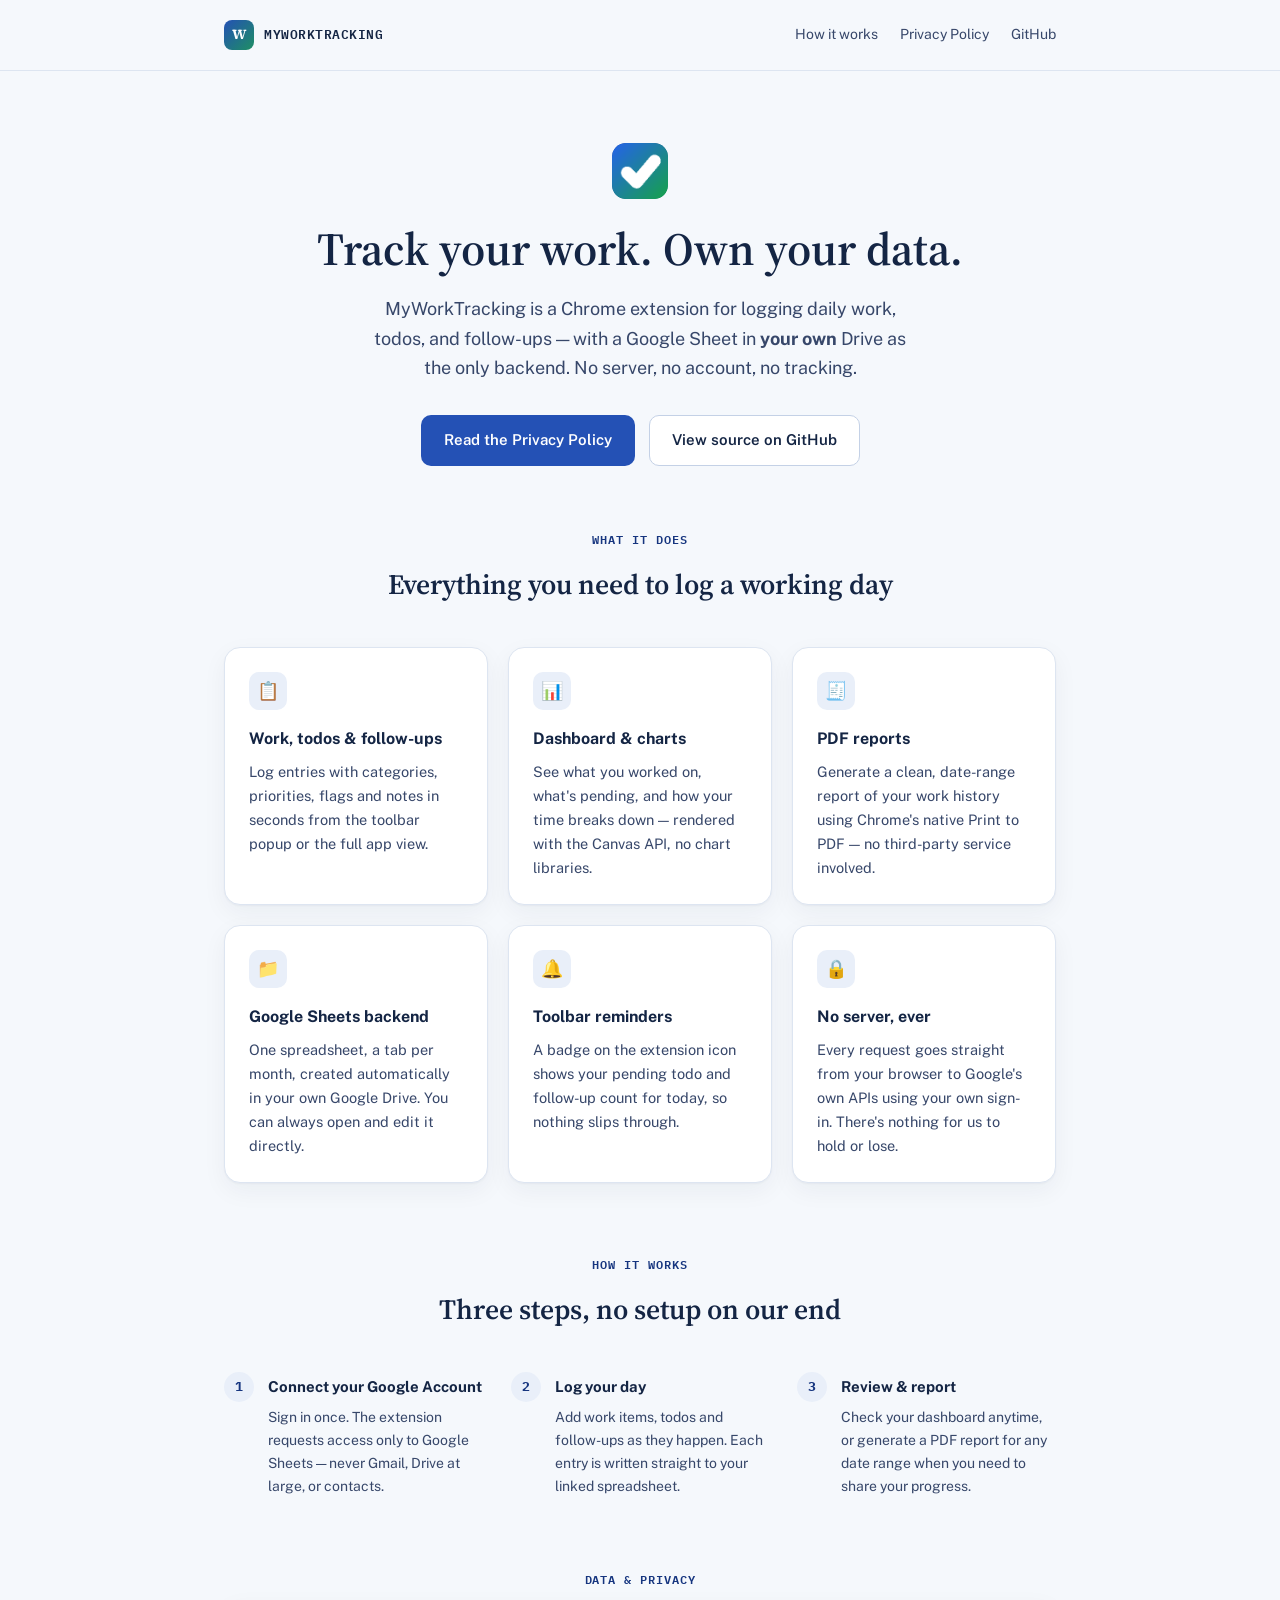
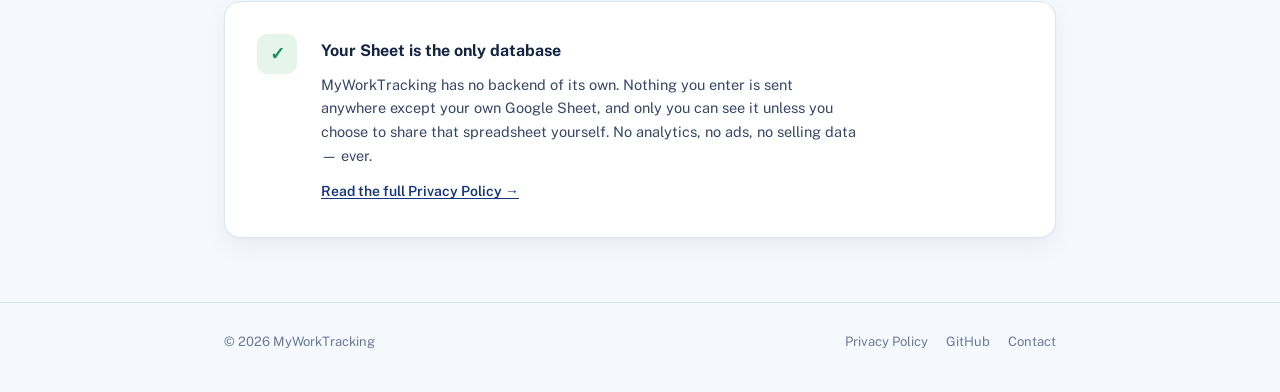
<file: index.html>
<!doctype html>
<html lang="en">
<head>
<meta charset="utf-8" />
<meta name="viewport" content="width=device-width, initial-scale=1" />
<meta name="google-site-verification" content="9fuoEKCbaqhwOqFNE8H9eAt7kYR3Z2z0B6Z9XbC_SI4" />
<title>MyWorkTracking — Daily work, todos &amp; reports, backed by your own Google Sheet</title>
<meta name="description" content="MyWorkTracking is a Chrome extension for logging daily work, todos and follow-ups, and generating PDF reports — with a Google Sheet you own as the only backend. No server, no tracking." />
<link rel="icon" href="icons/icon32.png" />
<link rel="preconnect" href="https://fonts.googleapis.com">
<link rel="preconnect" href="https://fonts.gstatic.com" crossorigin>
<link href="https://fonts.googleapis.com/css2?family=Source+Serif+4:opsz,wght@8..60,500;8..60,600;8..60,700&family=Public+Sans:wght@400;500;600;700&family=IBM+Plex+Mono:wght@500;600&display=swap" rel="stylesheet">
<style>
  :root {
    --paper: #f5f8fc;
    --surface: #ffffff;
    --ink: #142544;
    --text: #37476a;
    --text-muted: #6b7999;
    --line: #dde5f1;
    --line-strong: #c4d1e6;
    --accent-blue: #2451b5;
    --accent-blue-ink: #16357f;
    --accent-blue-soft: #e9eff9;
    --accent-green: #1e8f63;
    --accent-green-soft: #e5f5ec;
    --shadow: 0 1px 2px rgba(20, 37, 68, 0.04), 0 8px 24px rgba(20, 37, 68, 0.05);

    --font-display: "Source Serif 4", Georgia, "Times New Roman", serif;
    --font-body: "Public Sans", -apple-system, BlinkMacSystemFont, "Segoe UI", Roboto, sans-serif;
    --font-mono: "IBM Plex Mono", ui-monospace, "SF Mono", Menlo, monospace;
  }

  @media (prefers-color-scheme: dark) {
    :root:not([data-theme="light"]) {
      --paper: #0a1220;
      --surface: #101b2c;
      --ink: #eaf0fb;
      --text: #c1cee4;
      --text-muted: #8194b5;
      --line: #223250;
      --line-strong: #2d4066;
      --accent-blue: #6e9bf5;
      --accent-blue-ink: #a9c4ff;
      --accent-blue-soft: rgba(110, 155, 245, 0.13);
      --accent-green: #45cf94;
      --accent-green-soft: rgba(69, 207, 148, 0.13);
      --shadow: 0 1px 2px rgba(0, 0, 0, 0.2), 0 8px 24px rgba(0, 0, 0, 0.28);
    }
  }
  :root[data-theme="dark"] {
    --paper: #0a1220;
    --surface: #101b2c;
    --ink: #eaf0fb;
    --text: #c1cee4;
    --text-muted: #8194b5;
    --line: #223250;
    --line-strong: #2d4066;
    --accent-blue: #6e9bf5;
    --accent-blue-ink: #a9c4ff;
    --accent-blue-soft: rgba(110, 155, 245, 0.13);
    --accent-green: #45cf94;
    --accent-green-soft: rgba(69, 207, 148, 0.13);
    --shadow: 0 1px 2px rgba(0, 0, 0, 0.2), 0 8px 24px rgba(0, 0, 0, 0.28);
  }

  * { box-sizing: border-box; }
  html { -webkit-text-size-adjust: 100%; }
  body {
    margin: 0;
    background: var(--paper);
    color: var(--text);
    font-family: var(--font-body);
    font-size: 16px;
    line-height: 1.65;
    -webkit-font-smoothing: antialiased;
  }
  a { color: var(--accent-blue-ink); text-underline-offset: 2px; }
  a:focus-visible, button:focus-visible { outline: 2px solid var(--accent-blue); outline-offset: 2px; border-radius: 2px; }
  img { max-width: 100%; display: block; }

  .wrap { max-width: 880px; margin: 0 auto; padding: 0 24px; }

  /* ---------- Nav ---------- */
  nav.top {
    border-bottom: 1px solid var(--line);
  }
  nav.top .wrap {
    display: flex; align-items: center; justify-content: space-between;
    padding-top: 20px; padding-bottom: 20px;
  }
  .brand-row { display: flex; align-items: center; gap: 10px; text-decoration: none; }
  .brand-mark {
    width: 30px; height: 30px; border-radius: 8px; flex-shrink: 0;
    background: linear-gradient(135deg, var(--accent-blue), var(--accent-green));
    color: #fff; font-family: var(--font-display); font-weight: 700; font-size: 14px;
    display: flex; align-items: center; justify-content: center;
  }
  .brand-name { font-family: var(--font-mono); font-size: 13px; letter-spacing: 0.04em; color: var(--ink); font-weight: 600; }
  .nav-links { display: flex; gap: 22px; font-size: 14px; }
  .nav-links a { color: var(--text); text-decoration: none; }
  .nav-links a:hover { color: var(--accent-blue-ink); }

  /* ---------- Hero ---------- */
  header.hero { padding: 72px 0 56px; text-align: center; }
  header.hero .brand-mark { width: 56px; height: 56px; border-radius: 14px; font-size: 26px; margin: 0 auto 24px; }
  h1 {
    font-family: var(--font-display);
    font-weight: 600;
    font-size: clamp(32px, 5vw, 46px);
    line-height: 1.15;
    color: var(--ink);
    margin: 0 0 18px;
    text-wrap: balance;
  }
  .tagline {
    font-size: 18px; color: var(--text); max-width: 560px; margin: 0 auto 32px;
  }
  .cta-row { display: flex; gap: 14px; justify-content: center; flex-wrap: wrap; }
  .btn {
    display: inline-flex; align-items: center; gap: 8px;
    padding: 12px 22px; border-radius: 10px; font-size: 15px; font-weight: 600;
    text-decoration: none; border: 1px solid transparent;
  }
  .btn-primary { background: var(--accent-blue); color: #fff; }
  .btn-primary:hover { background: var(--accent-blue-ink); }
  .btn-secondary { background: var(--surface); color: var(--ink); border-color: var(--line-strong); }
  .btn-secondary:hover { border-color: var(--accent-blue); color: var(--accent-blue-ink); }

  /* ---------- Sections ---------- */
  section { padding: 8px 0 64px; }
  .section-label {
    font-family: var(--font-mono); font-size: 11.5px; font-weight: 600;
    text-transform: uppercase; letter-spacing: 0.08em; color: var(--accent-blue-ink);
    text-align: center; margin: 0 0 12px;
  }
  h2 {
    font-family: var(--font-display); font-weight: 600; font-size: 28px;
    color: var(--ink); text-align: center; margin: 0 0 40px; text-wrap: balance;
  }

  .grid { display: grid; grid-template-columns: repeat(3, 1fr); gap: 20px; }
  @media (max-width: 720px) { .grid { grid-template-columns: 1fr; } }
  .card {
    background: var(--surface); border: 1px solid var(--line); border-radius: 16px;
    box-shadow: var(--shadow); padding: 24px;
  }
  .card .icon {
    width: 38px; height: 38px; border-radius: 10px; background: var(--accent-blue-soft);
    display: flex; align-items: center; justify-content: center; margin-bottom: 16px;
    font-size: 18px;
  }
  .card h3 { font-family: var(--font-body); font-size: 16px; font-weight: 700; color: var(--ink); margin: 0 0 8px; }
  .card p { font-size: 14.5px; color: var(--text); margin: 0; }

  .steps { display: grid; grid-template-columns: repeat(3, 1fr); gap: 28px; counter-reset: step; }
  @media (max-width: 720px) { .steps { grid-template-columns: 1fr; } }
  .step { position: relative; padding-left: 44px; }
  .step::before {
    counter-increment: step; content: counter(step);
    position: absolute; left: 0; top: 0;
    width: 30px; height: 30px; border-radius: 50%;
    background: var(--accent-blue-soft); color: var(--accent-blue-ink);
    font-family: var(--font-mono); font-weight: 700; font-size: 13px;
    display: flex; align-items: center; justify-content: center;
  }
  .step h3 { font-size: 15px; font-weight: 700; color: var(--ink); margin: 3px 0 6px; }
  .step p { font-size: 14px; color: var(--text); margin: 0; }

  .trust {
    background: var(--surface); border: 1px solid var(--line); border-radius: 16px;
    box-shadow: var(--shadow); padding: 32px; display: flex; gap: 24px; align-items: flex-start;
    flex-wrap: wrap;
  }
  .trust .icon {
    width: 40px; height: 40px; border-radius: 10px; background: var(--accent-green-soft);
    color: var(--accent-green); flex-shrink: 0;
    display: flex; align-items: center; justify-content: center; font-size: 18px; font-weight: 700;
  }
  .trust-body { flex: 1; min-width: 240px; }
  .trust-body h3 { font-size: 16px; font-weight: 700; color: var(--ink); margin: 4px 0 8px; }
  .trust-body p { font-size: 14.5px; margin: 0 0 10px; max-width: 60ch; }
  .trust-body a { font-size: 14px; font-weight: 600; }

  footer {
    border-top: 1px solid var(--line);
    padding: 28px 0 40px;
  }
  footer .wrap {
    display: flex; justify-content: space-between; align-items: center; gap: 16px; flex-wrap: wrap;
    font-size: 13px; color: var(--text-muted);
  }
  footer .links { display: flex; gap: 18px; }
  footer a { color: var(--text-muted); text-decoration: none; }
  footer a:hover { color: var(--accent-blue-ink); }
</style>
</head>
<body>

  <nav class="top">
    <div class="wrap">
      <a class="brand-row" href="#top">
        <span class="brand-mark" aria-hidden="true">W</span>
        <span class="brand-name">MYWORKTRACKING</span>
      </a>
      <div class="nav-links">
        <a href="#how-it-works">How it works</a>
        <a href="legal/privacy-policy.html">Privacy Policy</a>
        <a href="https://github.com/ganeshm98/worktracker" target="_blank" rel="noopener">GitHub</a>
      </div>
    </div>
  </nav>

  <div id="top"></div>
  <header class="hero">
    <div class="wrap">
      <img class="brand-mark" src="icons/icon128.png" alt="" width="56" height="56" />
      <h1>Track your work. Own your data.</h1>
      <p class="tagline">MyWorkTracking is a Chrome extension for logging daily work, todos, and follow-ups — with a Google Sheet in <strong>your own</strong> Drive as the only backend. No server, no account, no tracking.</p>
      <div class="cta-row">
        <a class="btn btn-primary" href="legal/privacy-policy.html">Read the Privacy Policy</a>
        <a class="btn btn-secondary" href="https://github.com/ganeshm98/worktracker" target="_blank" rel="noopener">View source on GitHub</a>
      </div>
    </div>
  </header>

  <section aria-labelledby="features-label">
    <div class="wrap">
      <p class="section-label" id="features-label">What it does</p>
      <h2>Everything you need to log a working day</h2>
      <div class="grid">
        <div class="card">
          <div class="icon" aria-hidden="true">📋</div>
          <h3>Work, todos &amp; follow-ups</h3>
          <p>Log entries with categories, priorities, flags and notes in seconds from the toolbar popup or the full app view.</p>
        </div>
        <div class="card">
          <div class="icon" aria-hidden="true">📊</div>
          <h3>Dashboard &amp; charts</h3>
          <p>See what you worked on, what's pending, and how your time breaks down — rendered with the Canvas API, no chart libraries.</p>
        </div>
        <div class="card">
          <div class="icon" aria-hidden="true">🧾</div>
          <h3>PDF reports</h3>
          <p>Generate a clean, date-range report of your work history using Chrome's native Print to PDF — no third-party service involved.</p>
        </div>
        <div class="card">
          <div class="icon" aria-hidden="true">📁</div>
          <h3>Google Sheets backend</h3>
          <p>One spreadsheet, a tab per month, created automatically in your own Google Drive. You can always open and edit it directly.</p>
        </div>
        <div class="card">
          <div class="icon" aria-hidden="true">🔔</div>
          <h3>Toolbar reminders</h3>
          <p>A badge on the extension icon shows your pending todo and follow-up count for today, so nothing slips through.</p>
        </div>
        <div class="card">
          <div class="icon" aria-hidden="true">🔒</div>
          <h3>No server, ever</h3>
          <p>Every request goes straight from your browser to Google's own APIs using your own sign-in. There's nothing for us to hold or lose.</p>
        </div>
      </div>
    </div>
  </section>

  <section id="how-it-works" aria-labelledby="how-label">
    <div class="wrap">
      <p class="section-label" id="how-label">How it works</p>
      <h2>Three steps, no setup on our end</h2>
      <div class="steps">
        <div class="step">
          <h3>Connect your Google Account</h3>
          <p>Sign in once. The extension requests access only to Google Sheets — never Gmail, Drive at large, or contacts.</p>
        </div>
        <div class="step">
          <h3>Log your day</h3>
          <p>Add work items, todos and follow-ups as they happen. Each entry is written straight to your linked spreadsheet.</p>
        </div>
        <div class="step">
          <h3>Review &amp; report</h3>
          <p>Check your dashboard anytime, or generate a PDF report for any date range when you need to share your progress.</p>
        </div>
      </div>
    </div>
  </section>

  <section aria-labelledby="trust-label">
    <div class="wrap">
      <p class="section-label" id="trust-label">Data &amp; privacy</p>
      <div class="trust">
        <div class="icon" aria-hidden="true">✓</div>
        <div class="trust-body">
          <h3>Your Sheet is the only database</h3>
          <p>MyWorkTracking has no backend of its own. Nothing you enter is sent anywhere except your own Google Sheet, and only you can see it unless you choose to share that spreadsheet yourself. No analytics, no ads, no selling data — ever.</p>
          <a href="legal/privacy-policy.html">Read the full Privacy Policy →</a>
        </div>
      </div>
    </div>
  </section>

  <footer>
    <div class="wrap">
      <span>© 2026 MyWorkTracking</span>
      <div class="links">
        <a href="legal/privacy-policy.html">Privacy Policy</a>
        <a href="https://github.com/ganeshm98/worktracker" target="_blank" rel="noopener">GitHub</a>
        <a href="mailto:ganeshagaram98@gmail.com">Contact</a>
      </div>
    </div>
  </footer>

</body>
</html>
</file>
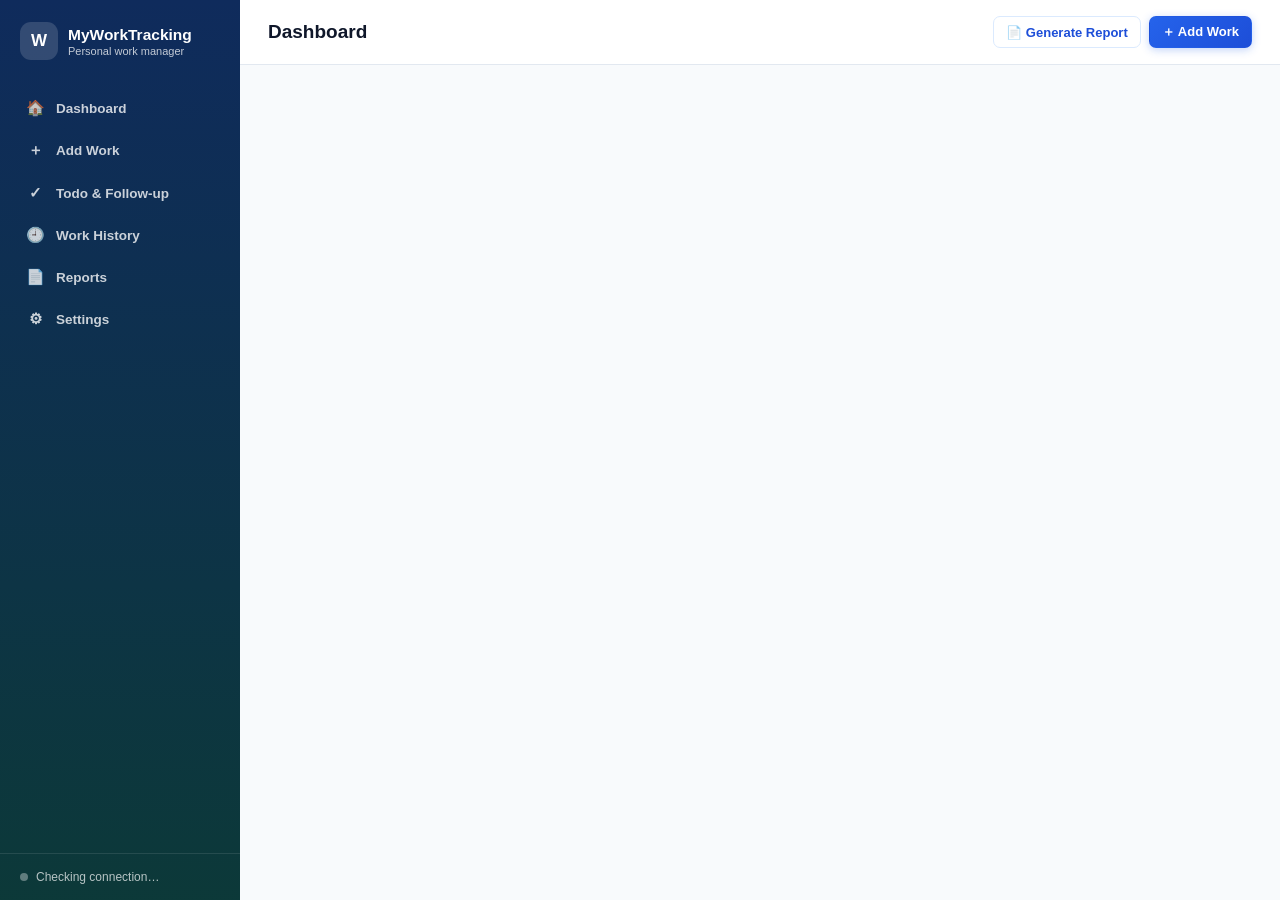
<file: app/app.html>
<!doctype html>
<html lang="en">
<head>
<meta charset="utf-8" />
<meta name="viewport" content="width=device-width, initial-scale=1" />
<title>MyWorkTracking</title>
<link rel="icon" href="../icons/icon32.png" />
<script src="../shared/theme-init.js"></script>
<link rel="stylesheet" href="../shared/theme.css" />
<link rel="stylesheet" href="../shared/report.css" />
<link rel="stylesheet" href="app.css" />
</head>
<body>
  <div class="shell">
    <aside class="sidebar" id="sidebar">
      <div class="sidebar-brand">
        <span class="brand-mark">W</span>
        <div>
          <h1>MyWorkTracking</h1>
          <p>Personal work manager</p>
        </div>
      </div>

      <nav class="nav" id="main-nav">
        <a href="#/dashboard" data-route="dashboard"><span class="nav-icon">🏠</span>Dashboard</a>
        <a href="#/add-work" data-route="add-work"><span class="nav-icon">＋</span>Add Work</a>
        <a href="#/todos" data-route="todos"><span class="nav-icon">✓</span>Todo &amp; Follow-up</a>
        <a href="#/history" data-route="history"><span class="nav-icon">🕘</span>Work History</a>
        <a href="#/reports" data-route="reports"><span class="nav-icon">📄</span>Reports</a>
        <a href="#/settings" data-route="settings"><span class="nav-icon">⚙</span>Settings</a>
      </nav>

      <button type="button" class="sidebar-footer" id="connection-status" title="Open Settings">
        <span class="conn-simple" id="conn-simple">
          <span class="conn-dot"></span>
          <span class="conn-text">Checking connection…</span>
        </span>
        <span class="conn-profile hidden" id="conn-profile">
          <img class="conn-avatar" id="conn-avatar" alt="" />
          <span class="conn-profile-text">
            <span class="conn-name" id="conn-name"></span>
            <span class="conn-email" id="conn-email"></span>
          </span>
        </span>
      </button>
    </aside>

    <div class="main-col">
      <header class="topbar">
        <button class="icon-btn mobile-nav-toggle" id="mobile-nav-toggle" aria-label="Menu">☰</button>
        <h2 id="view-title">Dashboard</h2>
        <div class="topbar-actions">
          <button class="icon-btn" id="theme-toggle" title="Theme" aria-label="Theme"></button>
          <button class="btn btn-secondary btn-sm" id="topbar-report">📄 Generate Report</button>
          <button class="btn btn-primary btn-sm" id="topbar-add">＋ Add Work</button>
        </div>
      </header>

      <main id="view-root" class="view-root" aria-live="polite"></main>
    </div>
  </div>

  <div id="toast-root"></div>
  <div id="modal-root"></div>
  <script type="module" src="app.js"></script>
</body>
</html>
</file>
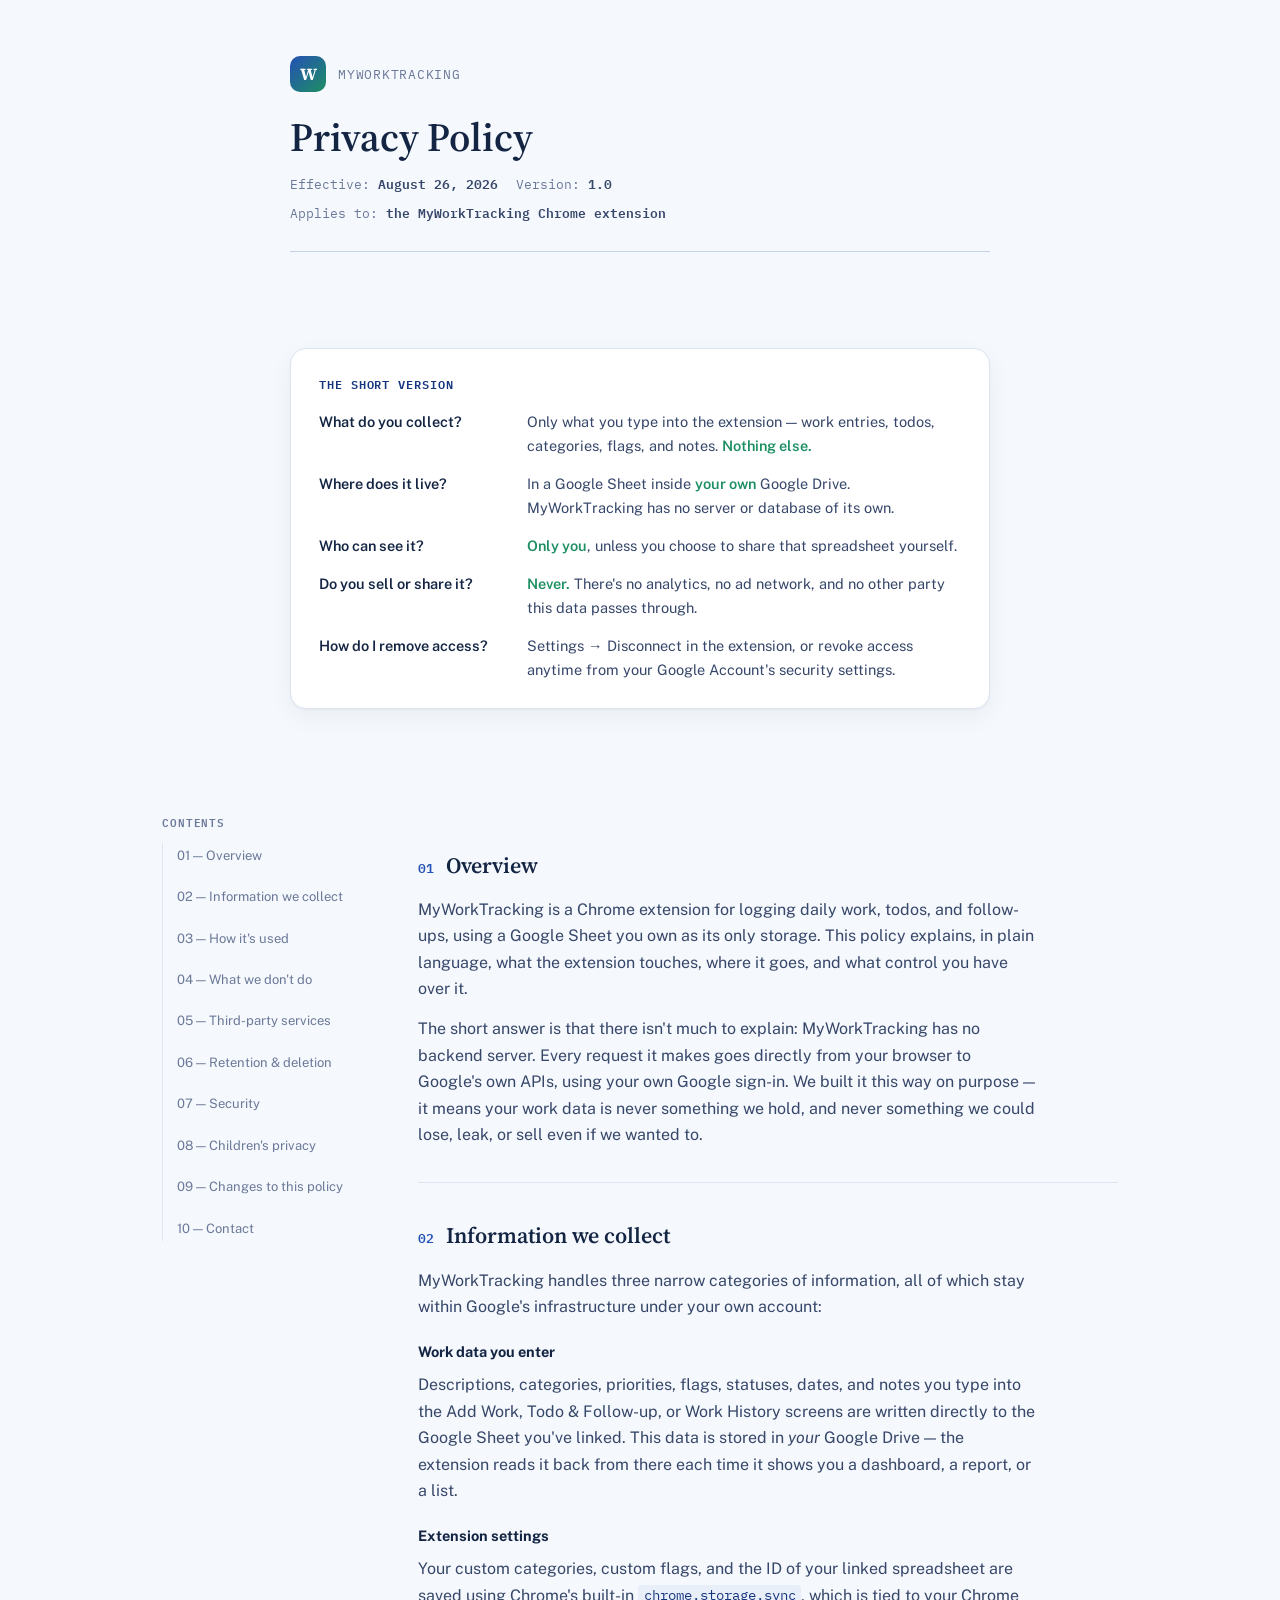
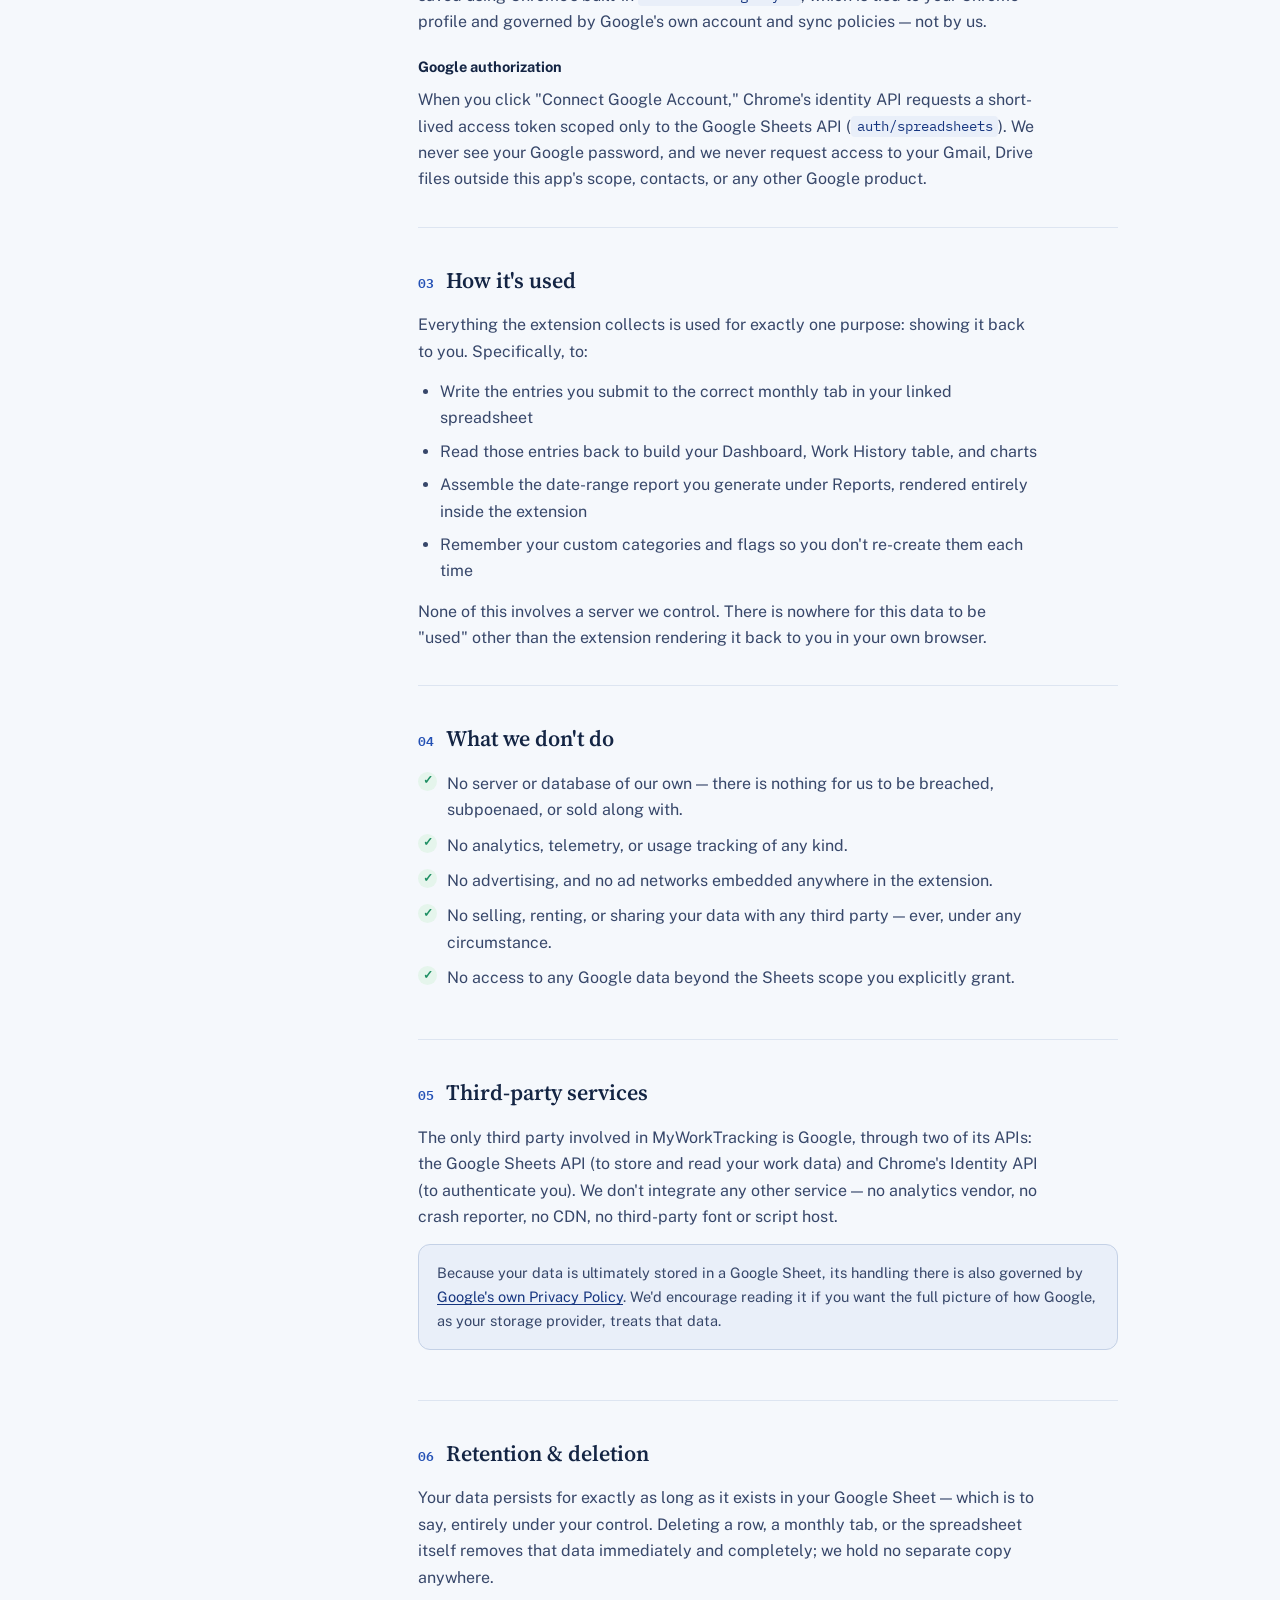
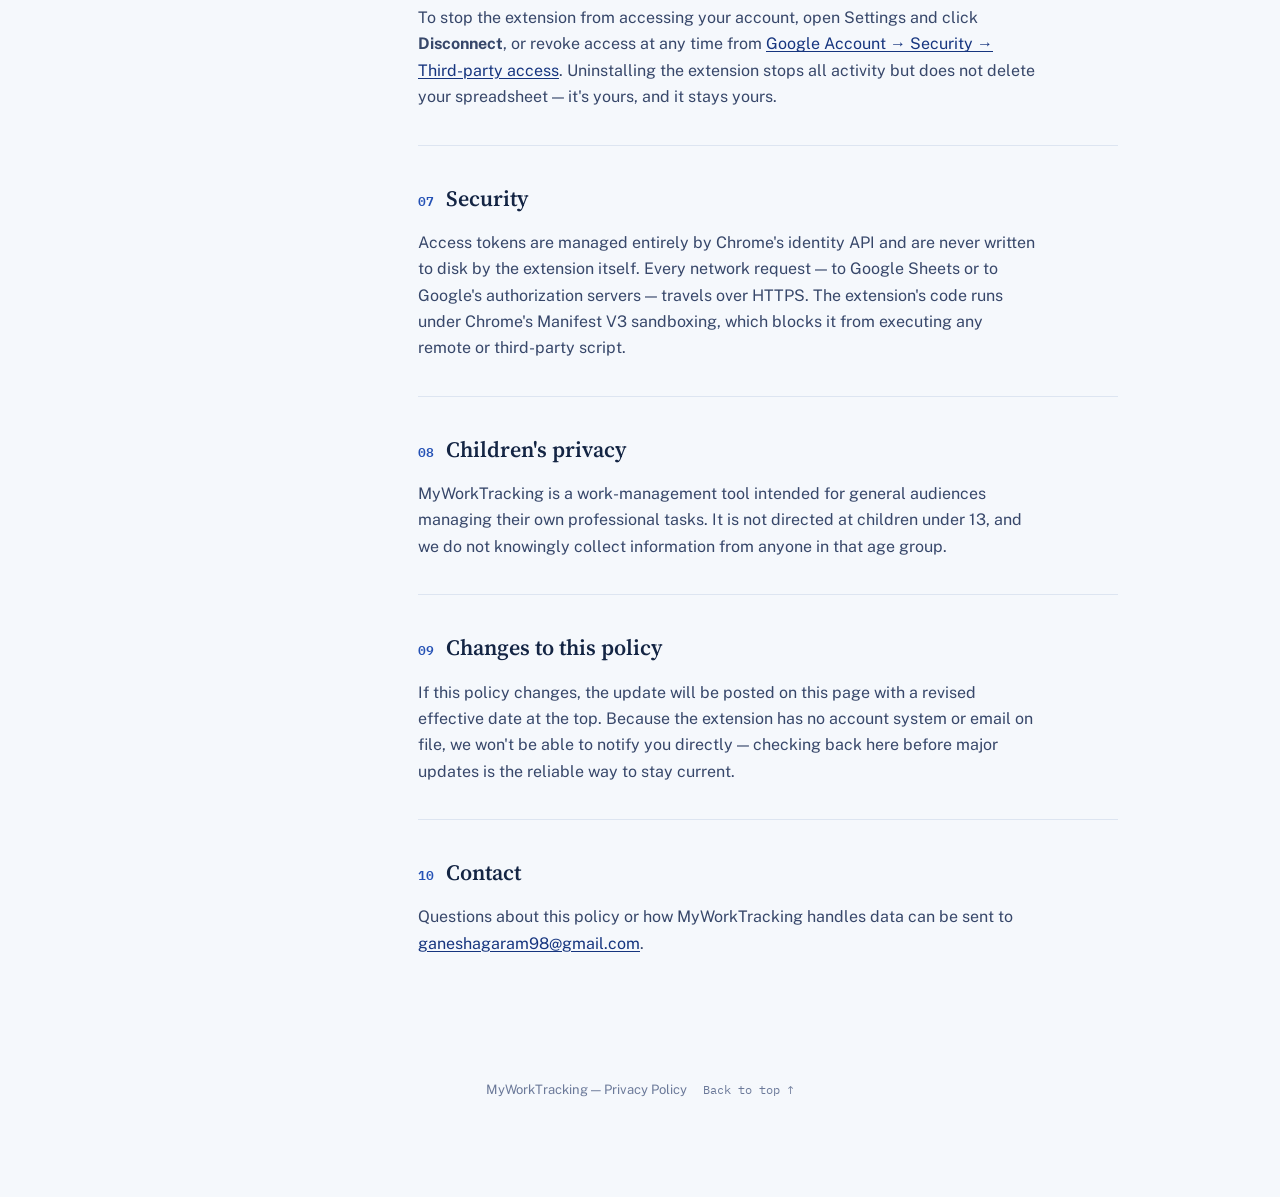
<file: legal/privacy-policy.html>
<!doctype html>
<html lang="en">
<head>
<meta charset="utf-8" />
<title>MyWorkTracking Privacy Policy</title>
<link rel="preconnect" href="https://fonts.googleapis.com">
<link rel="preconnect" href="https://fonts.gstatic.com" crossorigin>
<link href="https://fonts.googleapis.com/css2?family=Source+Serif+4:opsz,wght@8..60,500;8..60,600;8..60,700&family=Public+Sans:wght@400;500;600;700&family=IBM+Plex+Mono:wght@500;600&display=swap" rel="stylesheet">
<style>
  :root {
    --paper: #f5f8fc;
    --surface: #ffffff;
    --ink: #142544;
    --text: #37476a;
    --text-muted: #6b7999;
    --line: #dde5f1;
    --line-strong: #c4d1e6;
    --accent-blue: #2451b5;
    --accent-blue-ink: #16357f;
    --accent-blue-soft: #e9eff9;
    --accent-green: #1e8f63;
    --accent-green-soft: #e5f5ec;
    --shadow: 0 1px 2px rgba(20, 37, 68, 0.04), 0 8px 24px rgba(20, 37, 68, 0.05);

    --font-display: "Source Serif 4", Georgia, "Times New Roman", serif;
    --font-body: "Public Sans", -apple-system, BlinkMacSystemFont, "Segoe UI", Roboto, sans-serif;
    --font-mono: "IBM Plex Mono", ui-monospace, "SF Mono", Menlo, monospace;
  }

  @media (prefers-color-scheme: dark) {
    :root:not([data-theme="light"]) {
      --paper: #0a1220;
      --surface: #101b2c;
      --ink: #eaf0fb;
      --text: #c1cee4;
      --text-muted: #8194b5;
      --line: #223250;
      --line-strong: #2d4066;
      --accent-blue: #6e9bf5;
      --accent-blue-ink: #a9c4ff;
      --accent-blue-soft: rgba(110, 155, 245, 0.13);
      --accent-green: #45cf94;
      --accent-green-soft: rgba(69, 207, 148, 0.13);
      --shadow: 0 1px 2px rgba(0, 0, 0, 0.2), 0 8px 24px rgba(0, 0, 0, 0.28);
    }
  }
  :root[data-theme="dark"] {
    --paper: #0a1220;
    --surface: #101b2c;
    --ink: #eaf0fb;
    --text: #c1cee4;
    --text-muted: #8194b5;
    --line: #223250;
    --line-strong: #2d4066;
    --accent-blue: #6e9bf5;
    --accent-blue-ink: #a9c4ff;
    --accent-blue-soft: rgba(110, 155, 245, 0.13);
    --accent-green: #45cf94;
    --accent-green-soft: rgba(69, 207, 148, 0.13);
    --shadow: 0 1px 2px rgba(0, 0, 0, 0.2), 0 8px 24px rgba(0, 0, 0, 0.28);
  }

  * { box-sizing: border-box; }
  html { -webkit-text-size-adjust: 100%; }
  body {
    margin: 0;
    background: var(--paper);
    color: var(--text);
    font-family: var(--font-body);
    font-size: 16px;
    line-height: 1.65;
    -webkit-font-smoothing: antialiased;
  }
  @media (prefers-reduced-motion: no-preference) {
    a, .toc a, .back-top { transition: color 0.15s ease, background 0.15s ease, border-color 0.15s ease; }
  }
  ::selection { background: var(--accent-blue-soft); }

  a { color: var(--accent-blue-ink); text-underline-offset: 2px; }
  a:focus-visible, button:focus-visible { outline: 2px solid var(--accent-blue); outline-offset: 2px; border-radius: 2px; }

  .page {
    max-width: 1180px;
    margin: 0 auto;
    padding: 56px 24px 96px;
    display: grid;
    grid-template-columns: 200px minmax(0, 700px);
    gap: 56px;
    justify-content: center;
  }
  @media (max-width: 900px) {
    .page { grid-template-columns: minmax(0, 1fr); padding: 32px 20px 72px; }
    .toc { display: none; }
  }

  /* ---------- Masthead ---------- */
  .masthead {
    grid-column: 1 / -1;
    max-width: 700px;
    margin: 0 auto 40px;
    padding-bottom: 28px;
    border-bottom: 1px solid var(--line-strong);
  }
  .brand-row { display: flex; align-items: center; gap: 12px; margin-bottom: 22px; }
  .brand-mark {
    width: 36px; height: 36px; border-radius: 10px; flex-shrink: 0;
    background: linear-gradient(135deg, var(--accent-blue), var(--accent-green));
    color: #fff; font-family: var(--font-display); font-weight: 700; font-size: 17px;
    display: flex; align-items: center; justify-content: center;
  }
  .brand-name { font-family: var(--font-mono); font-size: 12.5px; letter-spacing: 0.06em; text-transform: uppercase; color: var(--text-muted); }
  h1 {
    font-family: var(--font-display);
    font-weight: 600;
    font-size: clamp(30px, 4.4vw, 40px);
    line-height: 1.15;
    color: var(--ink);
    margin: 0 0 14px;
    text-wrap: balance;
  }
  .meta-row {
    display: flex; flex-wrap: wrap; gap: 8px 18px;
    font-family: var(--font-mono); font-size: 12.5px; color: var(--text-muted);
  }
  .meta-row strong { color: var(--text); font-weight: 600; }

  /* ---------- At-a-glance ---------- */
  .glance {
    grid-column: 1 / -1;
    max-width: 700px;
    margin: 0 auto 48px;
    background: var(--surface);
    border: 1px solid var(--line);
    border-radius: 16px;
    box-shadow: var(--shadow);
    padding: 26px 28px;
  }
  .glance-title {
    font-family: var(--font-mono); font-size: 11.5px; font-weight: 600;
    text-transform: uppercase; letter-spacing: 0.08em; color: var(--accent-blue-ink);
    margin: 0 0 16px;
  }
  .glance-list { display: flex; flex-direction: column; gap: 14px; }
  .glance-item { display: grid; grid-template-columns: minmax(0, 1fr); gap: 4px; }
  @media (min-width: 620px) {
    .glance-item { grid-template-columns: 190px minmax(0, 1fr); gap: 18px; align-items: baseline; }
  }
  .glance-q { font-weight: 600; color: var(--ink); font-size: 14.5px; }
  .glance-a { font-size: 14.5px; color: var(--text); }
  .glance-a b { color: var(--accent-green); font-weight: 600; }

  /* ---------- TOC ---------- */
  .toc { position: sticky; top: 40px; align-self: start; }
  .toc-label {
    font-family: var(--font-mono); font-size: 11px; font-weight: 600;
    text-transform: uppercase; letter-spacing: 0.08em; color: var(--text-muted);
    margin: 0 0 12px;
  }
  .toc ol { list-style: none; margin: 0; padding: 0; display: flex; flex-direction: column; gap: 9px; border-left: 1px solid var(--line); }
  .toc a {
    display: block; font-size: 13px; color: var(--text-muted); text-decoration: none;
    padding: 2px 0 2px 14px; margin-left: -1px; border-left: 1px solid transparent;
  }
  .toc a:hover { color: var(--accent-blue-ink); border-left-color: var(--accent-blue); }

  /* ---------- Sections ---------- */
  main { min-width: 0; }
  section.clause { padding: 34px 0; border-bottom: 1px solid var(--line); scroll-margin-top: 24px; }
  section.clause:last-of-type { border-bottom: none; }
  .clause-head { display: flex; align-items: baseline; gap: 12px; margin: 0 0 14px; }
  .clause-num { font-family: var(--font-mono); font-size: 13px; color: var(--accent-blue); font-weight: 600; }
  h2 { font-family: var(--font-display); font-weight: 600; font-size: 22px; color: var(--ink); margin: 0; text-wrap: balance; }
  h3 { font-family: var(--font-body); font-weight: 700; font-size: 14.5px; color: var(--ink); margin: 20px 0 8px; }
  p { margin: 0 0 14px; max-width: 62ch; }
  p:last-child { margin-bottom: 0; }
  ul, ol.plain { margin: 0 0 14px; padding-left: 22px; max-width: 62ch; }
  li { margin-bottom: 7px; }
  li:last-child { margin-bottom: 0; }
  code { font-family: var(--font-mono); font-size: 0.88em; background: var(--accent-blue-soft); color: var(--accent-blue-ink); padding: 0.1em 0.4em; border-radius: 4px; }

  .not-list { list-style: none; padding: 0; margin: 0 0 14px; display: flex; flex-direction: column; gap: 9px; }
  .not-list li { display: flex; gap: 10px; align-items: flex-start; margin: 0; }
  .not-list .mark {
    flex-shrink: 0; width: 19px; height: 19px; border-radius: 50%;
    background: var(--accent-green-soft); color: var(--accent-green);
    display: flex; align-items: center; justify-content: center;
    font-size: 12px; font-weight: 700; margin-top: 1px;
  }

  .callout {
    background: var(--accent-blue-soft); border: 1px solid var(--line-strong);
    border-radius: 12px; padding: 16px 18px; margin: 4px 0 16px; font-size: 14.5px;
  }
  .callout p { margin: 0; max-width: none; }

  /* ---------- Footer ---------- */
  footer {
    grid-column: 1 / -1; max-width: 700px; margin: 32px auto 0;
    display: flex; justify-content: space-between; align-items: center; gap: 16px; flex-wrap: wrap;
    font-size: 13px; color: var(--text-muted);
  }
  .back-top { font-family: var(--font-mono); font-size: 12px; color: var(--text-muted); text-decoration: none; }
  .back-top:hover { color: var(--accent-blue-ink); }

  .tabular { font-variant-numeric: tabular-nums; }
</style>
</head>
<body>
  <div class="page">
    <header class="masthead">
      <div class="brand-row">
        <span class="brand-mark" aria-hidden="true">W</span>
        <span class="brand-name">MyWorkTracking</span>
      </div>
      <h1>Privacy Policy</h1>
      <div class="meta-row">
        <span>Effective: <strong>August 26, 2026</strong></span>
        <span>Version: <strong class="tabular">1.0</strong></span>
        <span>Applies to: <strong>the MyWorkTracking Chrome extension</strong></span>
      </div>
    </header>

    <section class="glance" aria-labelledby="glance-title">
      <p class="glance-title" id="glance-title">The short version</p>
      <div class="glance-list">
        <div class="glance-item">
          <div class="glance-q">What do you collect?</div>
          <div class="glance-a">Only what you type into the extension — work entries, todos, categories, flags, and notes. <b>Nothing else.</b></div>
        </div>
        <div class="glance-item">
          <div class="glance-q">Where does it live?</div>
          <div class="glance-a">In a Google Sheet inside <b>your own</b> Google Drive. MyWorkTracking has no server or database of its own.</div>
        </div>
        <div class="glance-item">
          <div class="glance-q">Who can see it?</div>
          <div class="glance-a"><b>Only you</b>, unless you choose to share that spreadsheet yourself.</div>
        </div>
        <div class="glance-item">
          <div class="glance-q">Do you sell or share it?</div>
          <div class="glance-a"><b>Never.</b> There's no analytics, no ad network, and no other party this data passes through.</div>
        </div>
        <div class="glance-item">
          <div class="glance-q">How do I remove access?</div>
          <div class="glance-a">Settings → Disconnect in the extension, or revoke access anytime from your Google Account's security settings.</div>
        </div>
      </div>
    </section>

    <nav class="toc" aria-label="Sections">
      <p class="toc-label">Contents</p>
      <ol>
        <li><a href="#overview">01 — Overview</a></li>
        <li><a href="#collect">02 — Information we collect</a></li>
        <li><a href="#use">03 — How it's used</a></li>
        <li><a href="#not">04 — What we don't do</a></li>
        <li><a href="#third-party">05 — Third-party services</a></li>
        <li><a href="#retention">06 — Retention &amp; deletion</a></li>
        <li><a href="#security">07 — Security</a></li>
        <li><a href="#children">08 — Children's privacy</a></li>
        <li><a href="#changes">09 — Changes to this policy</a></li>
        <li><a href="#contact">10 — Contact</a></li>
      </ol>
    </nav>

    <main>
      <section class="clause" id="overview">
        <div class="clause-head"><span class="clause-num">01</span><h2>Overview</h2></div>
        <p>MyWorkTracking is a Chrome extension for logging daily work, todos, and follow-ups, using a Google Sheet you own as its only storage. This policy explains, in plain language, what the extension touches, where it goes, and what control you have over it.</p>
        <p>The short answer is that there isn't much to explain: MyWorkTracking has no backend server. Every request it makes goes directly from your browser to Google's own APIs, using your own Google sign-in. We built it this way on purpose — it means your work data is never something we hold, and never something we could lose, leak, or sell even if we wanted to.</p>
      </section>

      <section class="clause" id="collect">
        <div class="clause-head"><span class="clause-num">02</span><h2>Information we collect</h2></div>
        <p>MyWorkTracking handles three narrow categories of information, all of which stay within Google's infrastructure under your own account:</p>
        <h3>Work data you enter</h3>
        <p>Descriptions, categories, priorities, flags, statuses, dates, and notes you type into the Add Work, Todo &amp; Follow-up, or Work History screens are written directly to the Google Sheet you've linked. This data is stored in <em>your</em> Google Drive — the extension reads it back from there each time it shows you a dashboard, a report, or a list.</p>
        <h3>Extension settings</h3>
        <p>Your custom categories, custom flags, and the ID of your linked spreadsheet are saved using Chrome's built-in <code>chrome.storage.sync</code>, which is tied to your Chrome profile and governed by Google's own account and sync policies — not by us.</p>
        <h3>Google authorization</h3>
        <p>When you click "Connect Google Account," Chrome's identity API requests a short-lived access token scoped only to the Google Sheets API (<code>auth/spreadsheets</code>). We never see your Google password, and we never request access to your Gmail, Drive files outside this app's scope, contacts, or any other Google product.</p>
      </section>

      <section class="clause" id="use">
        <div class="clause-head"><span class="clause-num">03</span><h2>How it's used</h2></div>
        <p>Everything the extension collects is used for exactly one purpose: showing it back to you. Specifically, to:</p>
        <ul>
          <li>Write the entries you submit to the correct monthly tab in your linked spreadsheet</li>
          <li>Read those entries back to build your Dashboard, Work History table, and charts</li>
          <li>Assemble the date-range report you generate under Reports, rendered entirely inside the extension</li>
          <li>Remember your custom categories and flags so you don't re-create them each time</li>
        </ul>
        <p>None of this involves a server we control. There is nowhere for this data to be "used" other than the extension rendering it back to you in your own browser.</p>
      </section>

      <section class="clause" id="not">
        <div class="clause-head"><span class="clause-num">04</span><h2>What we don't do</h2></div>
        <ul class="not-list">
          <li><span class="mark">✓</span><span>No server or database of our own — there is nothing for us to be breached, subpoenaed, or sold along with.</span></li>
          <li><span class="mark">✓</span><span>No analytics, telemetry, or usage tracking of any kind.</span></li>
          <li><span class="mark">✓</span><span>No advertising, and no ad networks embedded anywhere in the extension.</span></li>
          <li><span class="mark">✓</span><span>No selling, renting, or sharing your data with any third party — ever, under any circumstance.</span></li>
          <li><span class="mark">✓</span><span>No access to any Google data beyond the Sheets scope you explicitly grant.</span></li>
        </ul>
      </section>

      <section class="clause" id="third-party">
        <div class="clause-head"><span class="clause-num">05</span><h2>Third-party services</h2></div>
        <p>The only third party involved in MyWorkTracking is Google, through two of its APIs: the Google Sheets API (to store and read your work data) and Chrome's Identity API (to authenticate you). We don't integrate any other service — no analytics vendor, no crash reporter, no CDN, no third-party font or script host.</p>
        <div class="callout"><p>Because your data is ultimately stored in a Google Sheet, its handling there is also governed by <a href="https://policies.google.com/privacy" target="_blank" rel="noopener">Google's own Privacy Policy</a>. We'd encourage reading it if you want the full picture of how Google, as your storage provider, treats that data.</p></div>
      </section>

      <section class="clause" id="retention">
        <div class="clause-head"><span class="clause-num">06</span><h2>Retention &amp; deletion</h2></div>
        <p>Your data persists for exactly as long as it exists in your Google Sheet — which is to say, entirely under your control. Deleting a row, a monthly tab, or the spreadsheet itself removes that data immediately and completely; we hold no separate copy anywhere.</p>
        <p>To stop the extension from accessing your account, open Settings and click <strong>Disconnect</strong>, or revoke access at any time from <a href="https://myaccount.google.com/permissions" target="_blank" rel="noopener">Google Account → Security → Third-party access</a>. Uninstalling the extension stops all activity but does not delete your spreadsheet — it's yours, and it stays yours.</p>
      </section>

      <section class="clause" id="security">
        <div class="clause-head"><span class="clause-num">07</span><h2>Security</h2></div>
        <p>Access tokens are managed entirely by Chrome's identity API and are never written to disk by the extension itself. Every network request — to Google Sheets or to Google's authorization servers — travels over HTTPS. The extension's code runs under Chrome's Manifest V3 sandboxing, which blocks it from executing any remote or third-party script.</p>
      </section>

      <section class="clause" id="children">
        <div class="clause-head"><span class="clause-num">08</span><h2>Children's privacy</h2></div>
        <p>MyWorkTracking is a work-management tool intended for general audiences managing their own professional tasks. It is not directed at children under 13, and we do not knowingly collect information from anyone in that age group.</p>
      </section>

      <section class="clause" id="changes">
        <div class="clause-head"><span class="clause-num">09</span><h2>Changes to this policy</h2></div>
        <p>If this policy changes, the update will be posted on this page with a revised effective date at the top. Because the extension has no account system or email on file, we won't be able to notify you directly — checking back here before major updates is the reliable way to stay current.</p>
      </section>

      <section class="clause" id="contact">
        <div class="clause-head"><span class="clause-num">10</span><h2>Contact</h2></div>
        <p>Questions about this policy or how MyWorkTracking handles data can be sent to <a href="mailto:ganeshagaram98@gmail.com">ganeshagaram98@gmail.com</a>.</p>
      </section>
    </main>

    <footer>
      <span>MyWorkTracking — Privacy Policy</span>
      <a class="back-top" href="#overview">Back to top ↑</a>
    </footer>
  </div>
</body>
</html>
</file>
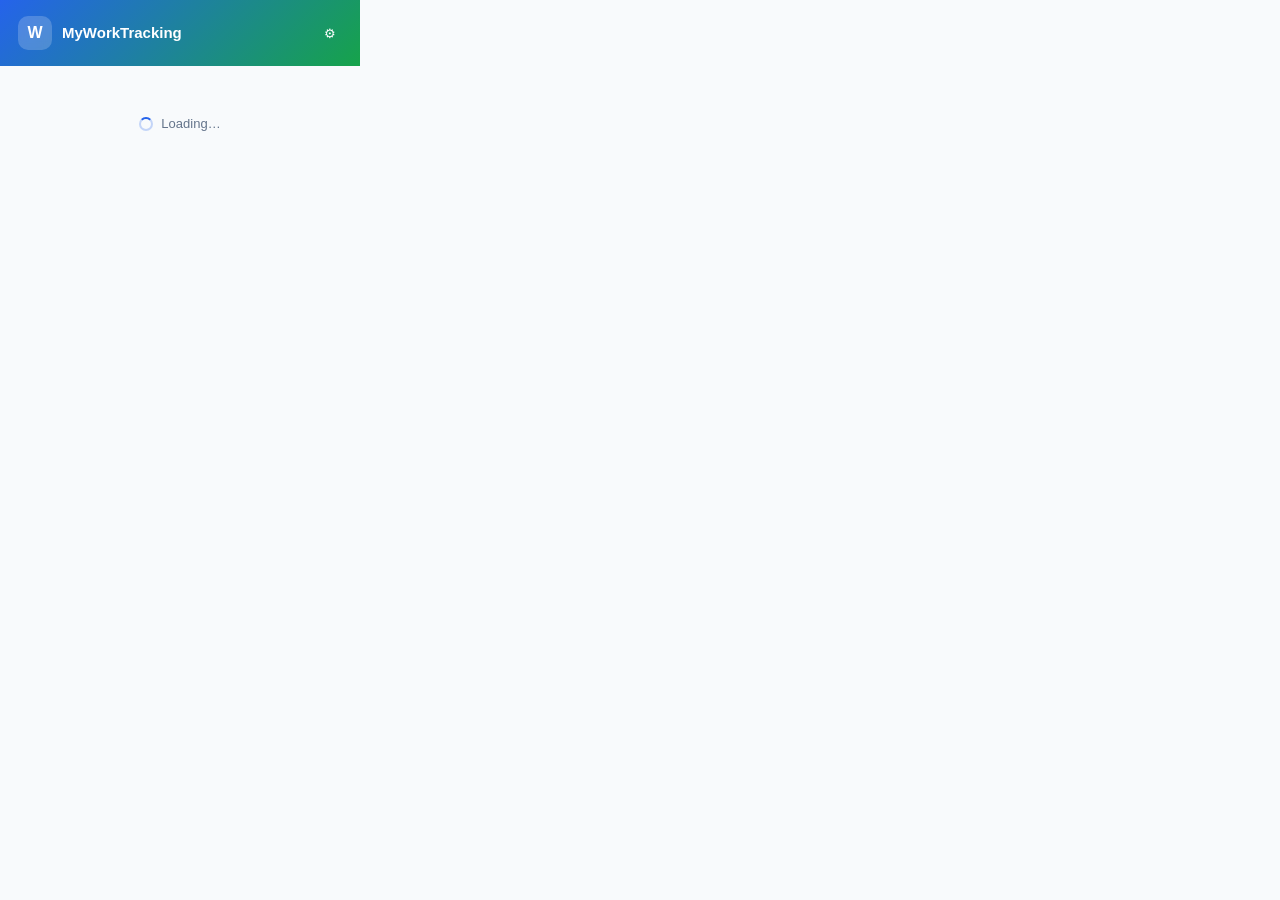
<file: popup/popup.html>
<!doctype html>
<html lang="en">
<head>
<meta charset="utf-8" />
<title>MyWorkTracking</title>
<script src="../shared/theme-init.js"></script>
<link rel="stylesheet" href="../shared/theme.css" />
<link rel="stylesheet" href="popup.css" />
</head>
<body>
  <div class="popup">
    <header class="popup-header">
      <div class="brand">
        <span class="brand-mark">W</span>
        <div>
          <h1>MyWorkTracking</h1>
          <p id="brand-date"></p>
        </div>
      </div>
      <div class="header-actions">
        <button class="icon-btn" id="theme-toggle" title="Theme" aria-label="Theme"></button>
        <button class="icon-btn" id="open-settings" title="Settings" aria-label="Settings">⚙</button>
      </div>
    </header>

    <div id="setup-banner" class="setup-banner hidden">
      <p><strong>Setup needed.</strong> Connect Google Sheets to start tracking work.</p>
      <button class="btn btn-primary btn-sm btn-block" id="setup-btn">Open Setup</button>
    </div>

    <main id="popup-main" class="hidden">
      <section class="quick-stats" id="quick-stats">
        <div class="qs-card">
          <span class="qs-value" id="qs-completed">–</span>
          <span class="qs-label">Done today</span>
        </div>
        <div class="qs-card">
          <span class="qs-value" id="qs-todos">–</span>
          <span class="qs-label">Todos</span>
        </div>
        <div class="qs-card">
          <span class="qs-value" id="qs-followups">–</span>
          <span class="qs-label">Follow-ups</span>
        </div>
      </section>

      <form id="quick-add-form" class="quick-add-form">
        <div class="field">
          <label for="qa-date">Date</label>
          <input class="input" type="date" id="qa-date" required />
        </div>
        <div class="field">
          <label for="qa-desc">Completed work</label>
          <textarea class="textarea" id="qa-desc" rows="2" placeholder="What did you work on?" required></textarea>
        </div>
        <div class="form-row">
          <div class="field">
            <label for="qa-category">Category</label>
            <select class="select" id="qa-category"></select>
          </div>
          <div class="field">
            <label for="qa-priority">Priority</label>
            <select class="select" id="qa-priority">
              <option>Low</option>
              <option selected>Medium</option>
              <option>High</option>
            </select>
          </div>
        </div>
        <button type="submit" class="btn btn-success btn-block" id="qa-submit">＋ Add Work</button>
      </form>

      <div class="popup-footer">
        <button class="btn btn-secondary btn-block" id="open-dashboard">Open Full Dashboard →</button>
      </div>
    </main>

    <div id="popup-loading" class="popup-loading">
      <span class="spinner spinner-dark"></span>
      <span>Loading…</span>
    </div>
  </div>

  <div id="toast-root"></div>
  <div id="modal-root"></div>
  <script type="module" src="popup.js"></script>
</body>
</html>
</file>
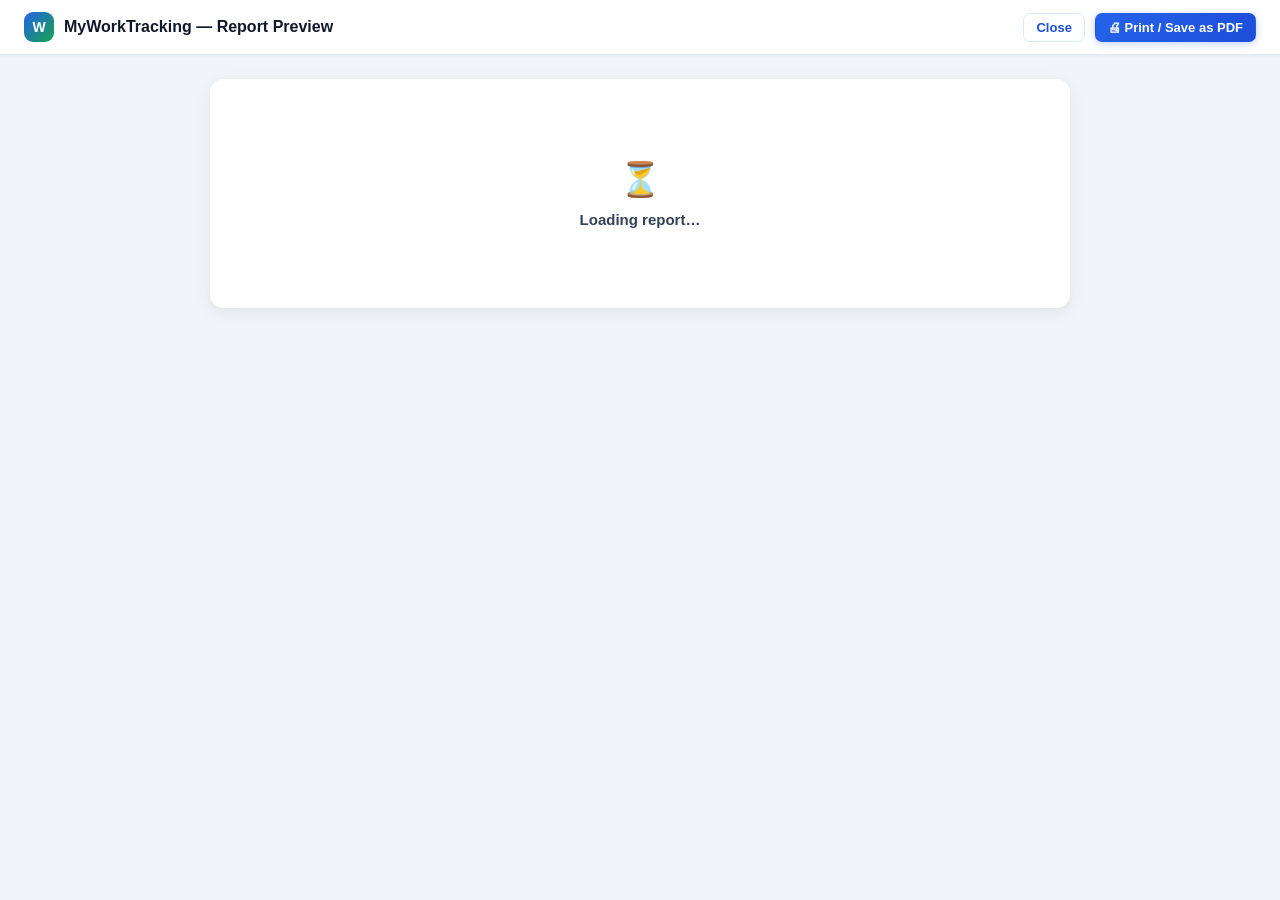
<file: report/report.html>
<!doctype html>
<html lang="en">
<head>
<meta charset="utf-8" />
<title>MyWorkTracking — Report</title>
<link rel="icon" href="../icons/icon32.png" />
<script src="../shared/theme-init.js"></script>
<link rel="stylesheet" href="../shared/theme.css" />
<link rel="stylesheet" href="../shared/report.css" />
<link rel="stylesheet" href="report.css" />
</head>
<body>
  <div class="report-toolbar no-print">
    <div class="flex items-center gap-2">
      <span class="brand-mark">W</span>
      <strong>MyWorkTracking — Report Preview</strong>
    </div>
    <div class="flex gap-2">
      <button class="icon-btn" id="theme-toggle" title="Theme" aria-label="Theme"></button>
      <button class="btn btn-secondary btn-sm" id="close-tab">Close</button>
      <button class="btn btn-primary btn-sm" id="print-btn">🖨 Print / Save as PDF</button>
    </div>
  </div>

  <div id="report-body" class="report-page">
    <div class="empty-state">
      <div class="empty-icon">⏳</div>
      <h4>Loading report…</h4>
    </div>
  </div>

  <div id="toast-root"></div>
  <script type="module" src="report.js"></script>
</body>
</html>
</file>
<file: shared/theme.css>
/* MyWorkTracking — shared design tokens & component styles (blue / green / white) */

:root {
  --blue-50: #eff6ff;
  --blue-100: #dbeafe;
  --blue-500: #3b82f6;
  --blue-600: #2563eb;
  --blue-700: #1d4ed8;
  --green-50: #f0fdf4;
  --green-100: #dcfce7;
  --green-500: #22c55e;
  --green-600: #16a34a;
  --green-700: #15803d;
  --amber-50: #fffbeb;
  --amber-500: #f59e0b;
  --amber-600: #d97706;
  --red-50: #fef2f2;
  --red-500: #ef4444;
  --red-600: #dc2626;
  --slate-900: #0f172a;
  --slate-800: #1e293b;
  --slate-700: #334155;
  --slate-500: #64748b;
  --slate-400: #94a3b8;
  --slate-200: #e2e8f0;
  --slate-100: #f1f5f9;
  --slate-50: #f8fafc;
  --white: #ffffff;

  --bg: var(--slate-50);
  --surface: var(--white);
  --border: var(--slate-200);
  --text: var(--slate-900);
  --text-muted: var(--slate-500);
  --brand: var(--blue-600);
  --brand-2: var(--green-600);

  --radius-sm: 8px;
  --radius-md: 12px;
  --radius-lg: 18px;
  --shadow-sm: 0 1px 2px rgba(15, 23, 42, 0.06);
  --shadow-md: 0 4px 16px rgba(15, 23, 42, 0.08);
  --shadow-lg: 0 12px 32px rgba(15, 23, 42, 0.12);
  --font: -apple-system, BlinkMacSystemFont, "Segoe UI", Roboto, Helvetica, Arial, sans-serif;
}

/* Dark palette — a blue-tinted neutral ramp (not flat grey) so it still reads
   as this product's brand. --white is intentionally NOT redefined here: it's
   used only where text sits on a permanently-dark surface (sidebar, toasts,
   gradient buttons) that doesn't itself adapt, so it must stay literal white
   in both themes. --surface has its own dark value instead of deriving from
   --white, since cards/inputs/modals DO need to adapt. */
@media (prefers-color-scheme: dark) {
  :root:not([data-theme="light"]) {
    --blue-50: rgba(76, 141, 239, 0.14);
    --blue-100: rgba(76, 141, 239, 0.24);
    --blue-500: #6ea8ff;
    --blue-600: #4c8dff;
    --blue-700: #a7c8ff;
    --green-50: rgba(52, 201, 143, 0.14);
    --green-100: rgba(52, 201, 143, 0.24);
    --green-500: #4ade80;
    --green-600: #34c98f;
    --green-700: #8de8bd;
    --amber-50: rgba(245, 185, 77, 0.14);
    --amber-500: #fbbf24;
    --amber-600: #f5b94d;
    --red-50: rgba(255, 129, 129, 0.14);
    --red-500: #f87171;
    --red-600: #ff8f8f;
    --slate-900: #f3f6fc;
    --slate-800: #dbe4f5;
    --slate-700: #c1cee4;
    --slate-500: #93a4c3;
    --slate-400: #5b6b8c;
    --slate-200: #26334e;
    --slate-100: #17223a;
    --slate-50: #0b1220;

    --bg: #0b1220;
    --surface: #111c2e;
    --border: #26334e;
    --text: #f3f6fc;
    --text-muted: #93a4c3;
    --brand: #4c8dff;
    --brand-2: #34c98f;

    --shadow-sm: 0 1px 2px rgba(0, 0, 0, 0.4);
    --shadow-md: 0 4px 16px rgba(0, 0, 0, 0.45);
    --shadow-lg: 0 12px 32px rgba(0, 0, 0, 0.55);
  }
}
:root[data-theme="dark"] {
  --blue-50: rgba(76, 141, 239, 0.14);
  --blue-100: rgba(76, 141, 239, 0.24);
  --blue-500: #6ea8ff;
  --blue-600: #4c8dff;
  --blue-700: #a7c8ff;
  --green-50: rgba(52, 201, 143, 0.14);
  --green-100: rgba(52, 201, 143, 0.24);
  --green-500: #4ade80;
  --green-600: #34c98f;
  --green-700: #8de8bd;
  --amber-50: rgba(245, 185, 77, 0.14);
  --amber-500: #fbbf24;
  --amber-600: #f5b94d;
  --red-50: rgba(255, 129, 129, 0.14);
  --red-500: #f87171;
  --red-600: #ff8f8f;
  --slate-900: #f3f6fc;
  --slate-800: #dbe4f5;
  --slate-700: #c1cee4;
  --slate-500: #93a4c3;
  --slate-400: #5b6b8c;
  --slate-200: #26334e;
  --slate-100: #17223a;
  --slate-50: #0b1220;

  --bg: #0b1220;
  --surface: #111c2e;
  --border: #26334e;
  --text: #f3f6fc;
  --text-muted: #93a4c3;
  --brand: #4c8dff;
  --brand-2: #34c98f;

  --shadow-sm: 0 1px 2px rgba(0, 0, 0, 0.4);
  --shadow-md: 0 4px 16px rgba(0, 0, 0, 0.45);
  --shadow-lg: 0 12px 32px rgba(0, 0, 0, 0.55);
}

* { box-sizing: border-box; }
html, body { height: 100%; }
body {
  margin: 0;
  font-family: var(--font);
  background: var(--bg);
  color: var(--text);
  -webkit-font-smoothing: antialiased;
}
h1, h2, h3, h4, p { margin: 0; }
a { color: var(--blue-600); }
button { font-family: inherit; cursor: pointer; }
input, select, textarea { font-family: inherit; }
::selection { background: var(--blue-100); }

/* ---------- Layout helpers ---------- */
.flex { display: flex; }
.flex-col { display: flex; flex-direction: column; }
.items-center { align-items: center; }
.justify-between { justify-content: space-between; }
.gap-1 { gap: 6px; }
.gap-2 { gap: 10px; }
.gap-3 { gap: 16px; }

/* ---------- Buttons ---------- */
.btn {
  display: inline-flex;
  align-items: center;
  justify-content: center;
  gap: 8px;
  padding: 10px 18px;
  border-radius: var(--radius-sm);
  border: 1px solid transparent;
  font-size: 14px;
  font-weight: 600;
  transition: transform 0.12s ease, box-shadow 0.12s ease, background 0.15s ease, border-color 0.15s ease;
  white-space: nowrap;
}
.btn:active { transform: translateY(1px); }
.btn:disabled { opacity: 0.6; cursor: not-allowed; transform: none; }
.btn-primary {
  background: linear-gradient(135deg, var(--blue-600), var(--blue-700));
  color: var(--white);
  box-shadow: 0 2px 8px rgba(37, 99, 235, 0.28);
}
.btn-primary:hover:not(:disabled) { box-shadow: 0 4px 14px rgba(37, 99, 235, 0.38); }
.btn-success {
  background: linear-gradient(135deg, var(--green-600), var(--green-700));
  color: var(--white);
  box-shadow: 0 2px 8px rgba(22, 163, 74, 0.28);
}
.btn-secondary {
  background: var(--surface);
  color: var(--blue-700);
  border-color: var(--blue-100);
}
.btn-secondary:hover:not(:disabled) { background: var(--blue-50); }
.btn-ghost {
  background: transparent;
  color: var(--slate-700);
  border-color: var(--border);
}
.btn-ghost:hover:not(:disabled) { background: var(--slate-100); }
.btn-danger {
  background: var(--surface);
  color: var(--red-600);
  border-color: #fecaca;
}
.btn-danger:hover:not(:disabled) { background: var(--red-50); }
.btn-sm { padding: 6px 12px; font-size: 13px; border-radius: 7px; }
.btn-icon { padding: 8px; border-radius: 8px; }
.btn-block { width: 100%; }
.icon-btn {
  background: transparent; border: none; color: var(--slate-500);
  padding: 6px; border-radius: 7px; display: inline-flex;
}
.icon-btn:hover { background: var(--slate-100); color: var(--slate-900); }

/* ---------- Cards ---------- */
.card {
  background: var(--surface);
  border: 1px solid var(--border);
  border-radius: var(--radius-lg);
  box-shadow: var(--shadow-sm);
  padding: 20px;
}
.card-title {
  font-size: 15px;
  font-weight: 700;
  color: var(--slate-900);
  margin-bottom: 4px;
}
.card-subtitle { font-size: 13px; color: var(--text-muted); }

.stat-card {
  background: var(--surface);
  border: 1px solid var(--border);
  border-radius: var(--radius-lg);
  padding: 18px 20px;
  display: flex;
  align-items: center;
  gap: 14px;
  box-shadow: var(--shadow-sm);
  transition: box-shadow 0.15s ease, transform 0.15s ease;
}
.stat-card:hover { box-shadow: var(--shadow-md); transform: translateY(-2px); }
.stat-icon {
  width: 44px; height: 44px; border-radius: 12px;
  display: flex; align-items: center; justify-content: center;
  font-size: 20px; flex-shrink: 0;
}
.stat-icon.blue { background: var(--blue-50); color: var(--blue-600); }
.stat-icon.green { background: var(--green-50); color: var(--green-600); }
.stat-icon.amber { background: var(--amber-50); color: var(--amber-600); }
.stat-icon.red { background: var(--red-50); color: var(--red-600); }
.stat-value { font-size: 24px; font-weight: 800; line-height: 1.1; color: var(--slate-900); }
.stat-label { font-size: 12.5px; color: var(--text-muted); margin-top: 2px; }

/* ---------- Forms ---------- */
.field { display: flex; flex-direction: column; gap: 6px; margin-bottom: 16px; }
.field label {
  font-size: 12.5px; font-weight: 700; color: var(--slate-700);
  text-transform: uppercase; letter-spacing: 0.03em;
}
.field .hint { font-size: 12px; color: var(--text-muted); font-weight: 400; text-transform: none; letter-spacing: normal; }
.input, .select, .textarea {
  border: 1.5px solid var(--border);
  border-radius: var(--radius-sm);
  padding: 10px 12px;
  font-size: 14px;
  color: var(--text);
  background: var(--surface);
  width: 100%;
  transition: border-color 0.15s ease, box-shadow 0.15s ease;
}
.textarea { resize: vertical; min-height: 76px; line-height: 1.45; }
.input:focus, .select:focus, .textarea:focus {
  outline: none; border-color: var(--blue-500);
  box-shadow: 0 0 0 3px rgba(59, 130, 246, 0.15);
}
.field.has-error .input, .field.has-error .select, .field.has-error .textarea {
  border-color: var(--red-500);
}
.field-error { color: var(--red-600); font-size: 12px; font-weight: 600; }
.form-row { display: grid; grid-template-columns: 1fr 1fr; gap: 16px; }
.form-row-3 { display: grid; grid-template-columns: 1fr 1fr 1fr; gap: 16px; }
@media (max-width: 640px) {
  .form-row, .form-row-3 { grid-template-columns: 1fr; }
}
.checkbox-row { display: flex; align-items: center; gap: 8px; }
.checkbox-row input { width: 17px; height: 17px; accent-color: var(--blue-600); }

.chip-select { display: flex; flex-wrap: wrap; gap: 8px; }
.chip {
  border: 1.5px solid var(--border);
  background: var(--surface);
  color: var(--slate-700);
  padding: 6px 13px;
  border-radius: 999px;
  font-size: 13px;
  font-weight: 600;
  transition: all 0.15s ease;
}
.chip:hover { border-color: var(--blue-300, var(--blue-500)); }
.chip.selected {
  background: linear-gradient(135deg, var(--blue-600), var(--green-600));
  border-color: transparent;
  color: var(--white);
}

/* ---------- Badges ---------- */
.badge {
  display: inline-flex; align-items: center; gap: 4px;
  padding: 3px 10px; border-radius: 999px;
  font-size: 11.5px; font-weight: 700;
  white-space: nowrap;
}
.badge-status-todo { background: var(--slate-100); color: var(--slate-700); }
.badge-status-in-progress { background: var(--amber-50); color: var(--amber-600); }
.badge-status-completed { background: var(--green-100); color: var(--green-700); }
.badge-status-follow-up-required { background: #ede9fe; color: #6d28d9; }
.badge-priority-low { background: var(--slate-100); color: var(--slate-500); }
.badge-priority-medium { background: var(--blue-50); color: var(--blue-700); }
.badge-priority-high { background: var(--red-50); color: var(--red-600); }
.badge-flag { background: var(--amber-50); color: var(--amber-600); }
.badge-flag.flag-important { background: var(--blue-50); color: var(--blue-700); }
.badge-flag.flag-urgent { background: var(--red-50); color: var(--red-600); }
.badge-flag.flag-blocked { background: #1e293b; color: var(--white); }
.badge-flag.flag-follow-up { background: #ede9fe; color: #6d28d9; }
.badge-category { background: var(--green-50); color: var(--green-700); }

/* ---------- Table ---------- */
.table-wrap { overflow-x: auto; border-radius: var(--radius-md); border: 1px solid var(--border); }
table.table { width: 100%; border-collapse: collapse; font-size: 13.5px; min-width: 720px; }
table.table th {
  text-align: left; font-size: 11.5px; text-transform: uppercase; letter-spacing: 0.03em;
  color: var(--text-muted); background: var(--slate-50);
  padding: 11px 14px; border-bottom: 1px solid var(--border); white-space: nowrap;
}
table.table td { padding: 12px 14px; border-bottom: 1px solid var(--border); vertical-align: top; color: var(--slate-800); }
table.table tbody tr:last-child td { border-bottom: none; }
table.table tbody tr:hover { background: var(--slate-50); }
.desc-cell { max-width: 320px; }
.row-actions { display: flex; gap: 4px; justify-content: flex-end; }

/* ---------- Empty / loading states ---------- */
.empty-state {
  display: flex; flex-direction: column; align-items: center; justify-content: center;
  padding: 40px 20px; text-align: center; color: var(--text-muted); gap: 8px;
}
.empty-state .empty-icon { font-size: 34px; margin-bottom: 4px; }
.empty-state h4 { color: var(--slate-700); font-size: 15px; }
.empty-state p { font-size: 13px; max-width: 320px; }

.skeleton {
  background: linear-gradient(90deg, var(--slate-100) 25%, var(--slate-200) 37%, var(--slate-100) 63%);
  background-size: 400% 100%;
  animation: skeleton-loading 1.4s ease infinite;
  border-radius: 8px;
}
@keyframes skeleton-loading { 0% { background-position: 100% 50%; } 100% { background-position: 0 50%; } }

.spinner {
  width: 14px; height: 14px; border-radius: 50%;
  border: 2px solid rgba(255,255,255,0.5); border-top-color: #fff;
  display: inline-block; animation: spin 0.7s linear infinite;
}
.spinner-dark { border: 2px solid rgba(37,99,235,0.25); border-top-color: var(--blue-600); }
@keyframes spin { to { transform: rotate(360deg); } }

/* ---------- Toasts ---------- */
#toast-root { position: fixed; top: 16px; right: 16px; z-index: 9999; display: flex; flex-direction: column; gap: 10px; }
.toast {
  display: flex; align-items: center; gap: 10px;
  background: #0f172a; color: var(--white);
  padding: 12px 16px; border-radius: 10px; box-shadow: var(--shadow-lg);
  font-size: 13.5px; font-weight: 600; max-width: 340px;
  opacity: 0; transform: translateX(24px); transition: all 0.22s ease; cursor: pointer;
}
.toast-show { opacity: 1; transform: translateX(0); }
.toast-icon {
  width: 20px; height: 20px; border-radius: 50%; flex-shrink: 0;
  display: flex; align-items: center; justify-content: center; font-size: 12px; font-weight: 800;
}
.toast-success .toast-icon { background: var(--green-500); }
.toast-error .toast-icon { background: var(--red-500); }
.toast-info .toast-icon { background: var(--blue-500); }

/* ---------- Modal ---------- */
.modal-overlay {
  position: fixed; inset: 0; background: rgba(15, 23, 42, 0.5);
  display: flex; align-items: center; justify-content: center; z-index: 9998;
  padding: 20px; backdrop-filter: blur(2px);
  animation: fade-in 0.15s ease;
}
@keyframes fade-in { from { opacity: 0; } to { opacity: 1; } }
.modal {
  background: var(--surface); border-radius: var(--radius-lg);
  box-shadow: var(--shadow-lg); padding: 24px; width: 100%; max-width: 560px;
  max-height: 88vh; overflow-y: auto;
  animation: pop-in 0.16s ease;
}
@keyframes pop-in { from { opacity: 0; transform: translateY(8px) scale(0.98); } to { opacity: 1; transform: none; } }
.modal-sm { max-width: 380px; }
.modal h3 { font-size: 17px; margin-bottom: 10px; }
.modal-message { color: var(--text-muted); font-size: 13.5px; line-height: 1.5; }
.modal-actions { display: flex; justify-content: flex-end; gap: 10px; margin-top: 20px; }
.modal-header { display: flex; justify-content: space-between; align-items: center; margin-bottom: 16px; }

/* ---------- Legend (charts) ---------- */
.legend { display: flex; flex-direction: column; gap: 8px; }
.legend-item { display: flex; align-items: center; gap: 8px; font-size: 12.5px; color: var(--slate-700); }
.legend-dot { width: 9px; height: 9px; border-radius: 50%; flex-shrink: 0; }
.legend-label { flex: 1; }
.legend-value { font-weight: 700; color: var(--slate-900); }
.legend-empty { font-size: 12.5px; color: var(--text-muted); }

/* ---------- Misc ---------- */
.section-title { font-size: 17px; font-weight: 800; color: var(--slate-900); }
.divider { height: 1px; background: var(--border); margin: 16px 0; }
.pill-tabs { display: flex; gap: 6px; background: var(--slate-100); padding: 4px; border-radius: 10px; }
.pill-tab { border: none; background: transparent; padding: 7px 14px; border-radius: 7px; font-size: 13px; font-weight: 600; color: var(--slate-500); }
.pill-tab.active { background: var(--surface); color: var(--blue-700); box-shadow: var(--shadow-sm); }
.text-muted { color: var(--text-muted); }
.hidden { display: none !important; }
.sr-only { position: absolute; width: 1px; height: 1px; overflow: hidden; clip: rect(0,0,0,0); }
a:focus-visible, button:focus-visible, input:focus-visible, select:focus-visible, textarea:focus-visible, [tabindex]:focus-visible {
  outline: 2px solid var(--blue-500); outline-offset: 2px;
}
</file>
<file: shared/report.css>
/* Shared styling for report content — used both in the inline preview panel
   (Reports view) and the standalone print-to-PDF page (report/report.html). */

.rp-doc { background: #fff; color: #0f172a; font-family: -apple-system, "Segoe UI", Roboto, Helvetica, Arial, sans-serif; }

.rp-header {
  display: flex; justify-content: space-between; align-items: flex-start;
  border-bottom: 3px solid #2563eb; padding-bottom: 18px; margin-bottom: 24px;
}
.rp-brand { display: flex; align-items: center; gap: 12px; }
.rp-mark {
  width: 42px; height: 42px; border-radius: 12px;
  background: linear-gradient(135deg, #2563eb, #16a34a); color: #fff;
  display: flex; align-items: center; justify-content: center; font-weight: 800; font-size: 19px;
}
.rp-brand-name { font-size: 18px; font-weight: 800; }
.rp-brand-tag { font-size: 11.5px; color: #64748b; }
.rp-meta { text-align: right; font-size: 13px; }
.rp-report-title { font-size: 15px; font-weight: 800; color: #2563eb; margin-bottom: 2px; }

.rp-section { margin-bottom: 26px; page-break-inside: avoid; }
.rp-section h2 { font-size: 15px; font-weight: 800; margin-bottom: 10px; color: #0f172a; border-left: 4px solid #16a34a; padding-left: 10px; }
.rp-section h3 { font-size: 12.5px; font-weight: 800; margin-bottom: 6px; color: #334155; text-transform: uppercase; letter-spacing: 0.03em; }

.rp-stats { display: grid; grid-template-columns: repeat(4, 1fr); gap: 12px; }
.rp-stat { border: 1px solid #e2e8f0; border-radius: 10px; padding: 12px; text-align: center; background: #f8fafc; }
.rp-stat-value { font-size: 21px; font-weight: 800; color: #2563eb; }
.rp-stat-label { font-size: 10.5px; color: #64748b; text-transform: uppercase; letter-spacing: 0.03em; margin-top: 2px; }

.rp-columns { display: grid; grid-template-columns: repeat(3, 1fr); gap: 20px; }

.rp-table { width: 100%; border-collapse: collapse; font-size: 11.5px; margin-bottom: 4px; }
.rp-table th {
  text-align: left; background: #eff6ff; color: #1d4ed8; font-weight: 700;
  padding: 6px 8px; border: 1px solid #dbeafe; text-transform: uppercase; font-size: 10px; letter-spacing: 0.02em;
}
.rp-table td { padding: 6px 8px; border: 1px solid #e2e8f0; vertical-align: top; }
.rp-table tr:nth-child(even) td { background: #f8fafc; }

.rp-day { margin-bottom: 12px; }
.rp-day-heading { font-weight: 700; font-size: 12.5px; color: #15803d; margin-bottom: 4px; }
.rp-day-list { margin: 0; padding-left: 18px; font-size: 11.5px; line-height: 1.6; }

.rp-muted { color: #94a3b8; font-size: 12px; }
.rp-footer { text-align: center; font-size: 10.5px; color: #94a3b8; margin-top: 30px; border-top: 1px solid #e2e8f0; padding-top: 12px; }

@media (max-width: 700px) {
  .rp-stats { grid-template-columns: repeat(2, 1fr); }
  .rp-columns { grid-template-columns: 1fr; }
}
</file>
<file: app/app.css>
.shell { display: flex; min-height: 100vh; }

/* ---------- Sidebar ---------- */
.sidebar {
  width: 240px; flex-shrink: 0;
  background: linear-gradient(180deg, #0f2b5c, #0b3d2e 130%);
  color: var(--white);
  display: flex; flex-direction: column;
  position: sticky; top: 0; height: 100vh;
}
.sidebar-brand { display: flex; align-items: center; gap: 10px; padding: 22px 20px 18px; }
.sidebar-brand .brand-mark {
  width: 38px; height: 38px; border-radius: 11px; background: rgba(255,255,255,0.15);
  display: flex; align-items: center; justify-content: center; font-weight: 800; font-size: 17px;
}
.sidebar-brand h1 { font-size: 15.5px; font-weight: 800; }
.sidebar-brand p { font-size: 11px; opacity: 0.75; margin-top: 1px; }

.nav { display: flex; flex-direction: column; gap: 2px; padding: 10px 12px; flex: 1; }
.nav a {
  display: flex; align-items: center; gap: 12px;
  padding: 11px 14px; border-radius: 10px;
  color: rgba(255,255,255,0.78); text-decoration: none;
  font-size: 13.5px; font-weight: 600;
  transition: background 0.15s ease, color 0.15s ease;
}
.nav a:hover { background: rgba(255,255,255,0.08); color: var(--white); }
.nav a.active { background: rgba(255,255,255,0.16); color: var(--white); box-shadow: inset 0 0 0 1px rgba(255,255,255,0.08); }
.nav-icon { font-size: 15px; width: 18px; text-align: center; }

.sidebar-footer {
  display: flex; align-items: center; gap: 8px; width: 100%;
  padding: 16px 20px; font-size: 12px; color: rgba(255,255,255,0.7);
  border-top: 1px solid rgba(255,255,255,0.1);
  background: none; border-left: none; border-right: none; border-bottom: none;
  font-family: inherit; text-align: left; cursor: pointer;
  transition: background 0.15s ease;
}
.sidebar-footer:hover { background: rgba(255,255,255,0.06); }
.conn-simple { display: flex; align-items: center; gap: 8px; min-width: 0; }
.conn-dot { width: 8px; height: 8px; border-radius: 50%; background: rgba(255,255,255,0.35); flex-shrink: 0; }
.conn-dot.online { background: var(--green-500); box-shadow: 0 0 0 3px rgba(34,197,94,0.25); }
.conn-dot.offline { background: var(--red-500); box-shadow: 0 0 0 3px rgba(239,68,68,0.25); }
.conn-text { overflow: hidden; text-overflow: ellipsis; white-space: nowrap; }

.conn-profile { display: flex; align-items: center; gap: 10px; min-width: 0; width: 100%; }
.conn-avatar {
  width: 30px; height: 30px; border-radius: 50%; flex-shrink: 0;
  background: rgba(255,255,255,0.15); object-fit: cover;
  border: 1.5px solid rgba(255,255,255,0.3);
}
.conn-profile-text { min-width: 0; display: flex; flex-direction: column; gap: 1px; }
.conn-name {
  font-size: 12.5px; font-weight: 700; color: #fff;
  overflow: hidden; text-overflow: ellipsis; white-space: nowrap;
}
.conn-email {
  font-size: 11px; color: rgba(255,255,255,0.65);
  overflow: hidden; text-overflow: ellipsis; white-space: nowrap;
}

/* ---------- Main column ---------- */
.main-col { flex: 1; min-width: 0; display: flex; flex-direction: column; }
.topbar {
  display: flex; align-items: center; gap: 14px;
  padding: 16px 28px; background: var(--surface); border-bottom: 1px solid var(--border);
  position: sticky; top: 0; z-index: 5;
}
.topbar h2 { font-size: 19px; font-weight: 800; flex: 1; }
.topbar-actions { display: flex; gap: 8px; }
.mobile-nav-toggle { display: none; }

.view-root { padding: 26px 28px 60px; max-width: 1240px; width: 100%; margin: 0 auto; }

/* ---------- Dashboard ---------- */
.stat-grid { display: grid; grid-template-columns: repeat(4, 1fr); gap: 16px; margin-bottom: 24px; }
.dash-grid { display: grid; grid-template-columns: 1.3fr 1fr; gap: 20px; align-items: start; }
.dash-col { display: flex; flex-direction: column; gap: 20px; }
.list-item {
  display: flex; align-items: flex-start; gap: 12px; padding: 12px 0;
  border-bottom: 1px solid var(--border);
}
.list-item:last-child { border-bottom: none; }
.list-item-dot { width: 8px; height: 8px; border-radius: 50%; margin-top: 6px; flex-shrink: 0; background: var(--blue-500); }
.list-item-body { flex: 1; min-width: 0; }
.list-item-title { font-size: 13.5px; font-weight: 600; color: var(--slate-900); line-height: 1.4; }
.list-item-meta { font-size: 11.5px; color: var(--text-muted); margin-top: 3px; display: flex; gap: 6px; flex-wrap: wrap; align-items: center; }

.chart-row { display: grid; grid-template-columns: 1fr 1fr; gap: 20px; margin-top: 20px; }
.donut-card { display: flex; align-items: center; gap: 18px; }
.donut-card canvas { flex-shrink: 0; }

@media (max-width: 1080px) {
  .stat-grid { grid-template-columns: repeat(2, 1fr); }
  .dash-grid { grid-template-columns: 1fr; }
  .chart-row { grid-template-columns: 1fr; }
}

/* ---------- Filters bar ---------- */
.filters-bar {
  display: flex; flex-wrap: wrap; gap: 12px; align-items: flex-end;
  background: var(--surface); border: 1px solid var(--border); border-radius: var(--radius-lg);
  padding: 16px; margin-bottom: 20px;
}
.filters-bar .field { margin-bottom: 0; min-width: 150px; }
.filters-bar .field.grow { flex: 1; min-width: 200px; }

/* ---------- Toolbar ---------- */
.view-toolbar { display: flex; justify-content: space-between; align-items: center; margin-bottom: 18px; gap: 12px; flex-wrap: wrap; }
.view-toolbar .section-title { margin-right: auto; }

/* ---------- Pagination ---------- */
.pagination { display: flex; align-items: center; justify-content: center; gap: 10px; margin-top: 16px; font-size: 13px; color: var(--text-muted); }

/* ---------- Reports preview ---------- */
.rp-preview { max-height: 720px; overflow-y: auto; padding: 4px 6px; }

@media (max-width: 900px) {
  .sidebar { position: fixed; left: -240px; z-index: 40; transition: left 0.2s ease; box-shadow: var(--shadow-lg); }
  .sidebar.open { left: 0; }
  .mobile-nav-toggle { display: inline-flex; }
  .view-root { padding: 18px 16px 50px; }
  .topbar { padding: 14px 16px; }
}
</file>
<file: popup/popup.css>
body { width: 360px; }
.popup { display: flex; flex-direction: column; }

.popup-header {
  display: flex; align-items: center; justify-content: space-between;
  padding: 16px 18px; background: linear-gradient(135deg, var(--blue-600), var(--green-600));
  color: var(--white);
}
.brand { display: flex; align-items: center; gap: 10px; }
.brand-mark {
  width: 34px; height: 34px; border-radius: 10px; background: rgba(255,255,255,0.2);
  display: flex; align-items: center; justify-content: center; font-weight: 800; font-size: 16px;
  backdrop-filter: blur(4px);
}
.brand h1 { font-size: 15px; font-weight: 800; }
.brand p { font-size: 11.5px; opacity: 0.9; margin-top: 1px; }
.header-actions { display: flex; gap: 2px; }
.popup-header .icon-btn { color: var(--white); }
.popup-header .icon-btn:hover { background: rgba(255,255,255,0.2); }

.setup-banner {
  margin: 16px 18px; padding: 14px; border-radius: 12px;
  background: var(--amber-50); border: 1px solid var(--amber-500);
  display: flex; flex-direction: column; gap: 10px; font-size: 13px; color: var(--amber-600);
}

#popup-main { padding: 16px 18px 18px; display: flex; flex-direction: column; gap: 16px; }

.quick-stats { display: grid; grid-template-columns: repeat(3, 1fr); gap: 8px; }
.qs-card {
  background: var(--slate-50); border: 1px solid var(--border); border-radius: 12px;
  padding: 10px 6px; text-align: center; display: flex; flex-direction: column; gap: 2px;
}
.qs-value { font-size: 19px; font-weight: 800; color: var(--blue-700); }
.qs-label { font-size: 10.5px; color: var(--text-muted); font-weight: 600; text-transform: uppercase; letter-spacing: 0.02em; }

.quick-add-form { display: flex; flex-direction: column; }
.quick-add-form .field { margin-bottom: 12px; }
.quick-add-form label { font-size: 11px; }

.popup-footer { margin-top: 2px; }

.popup-loading {
  display: flex; align-items: center; justify-content: center; gap: 8px;
  padding: 50px 0; color: var(--text-muted); font-size: 13px;
}
</file>
<file: report/report.css>
body { background: var(--slate-100); }

.report-toolbar {
  position: sticky; top: 0; z-index: 10;
  display: flex; align-items: center; justify-content: space-between;
  padding: 12px 24px; background: var(--surface); border-bottom: 1px solid var(--border);
  box-shadow: var(--shadow-sm);
}
.report-toolbar .brand-mark {
  width: 30px; height: 30px; border-radius: 9px; font-size: 14px;
  background: linear-gradient(135deg, var(--blue-600), var(--green-600)); color: #fff;
  display: flex; align-items: center; justify-content: center; font-weight: 800;
}

.report-page {
  max-width: 860px; margin: 24px auto 60px; background: #fff;
  padding: 40px 48px; border-radius: 14px; box-shadow: var(--shadow-md);
}

@media print {
  .no-print { display: none !important; }
  body { background: #fff; }
  .report-page { box-shadow: none; margin: 0; padding: 0; max-width: none; border-radius: 0; }
  .rp-section { page-break-inside: avoid; }
  @page { margin: 16mm 14mm; }
}
</file>
